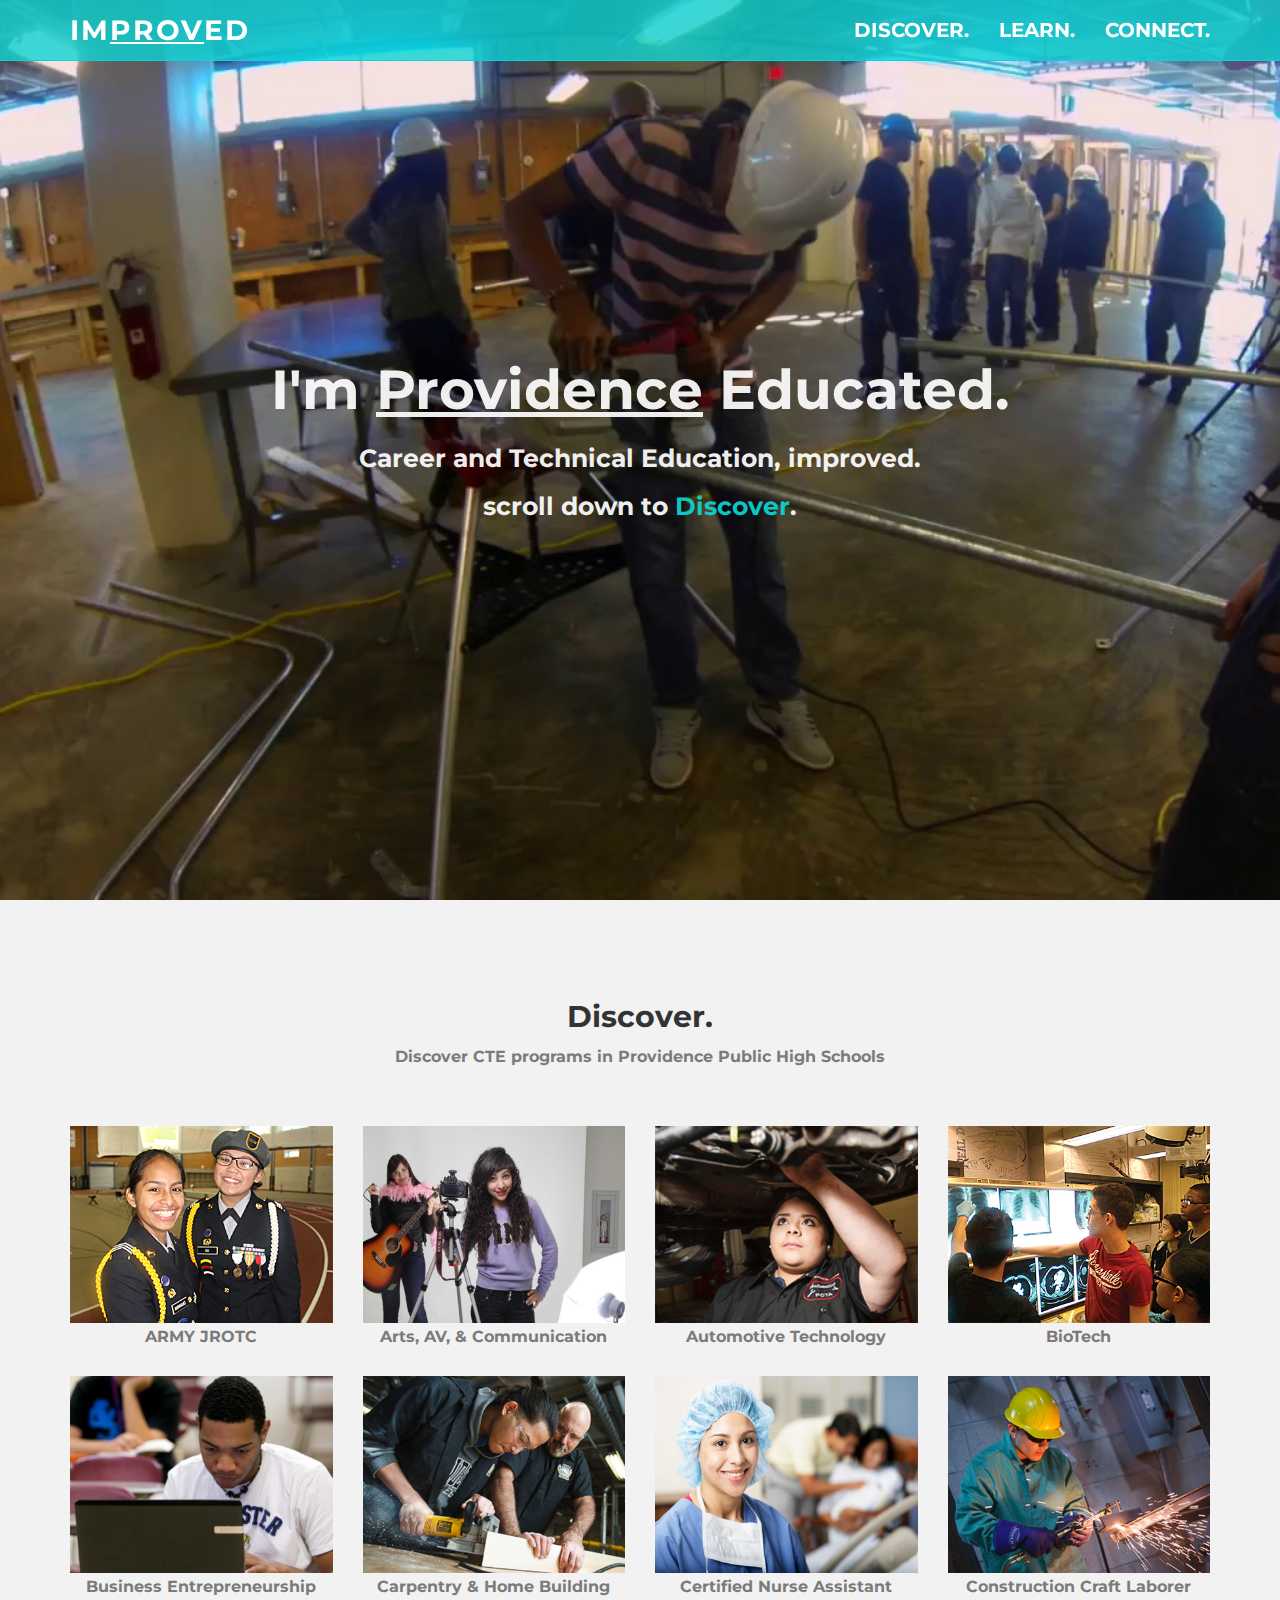
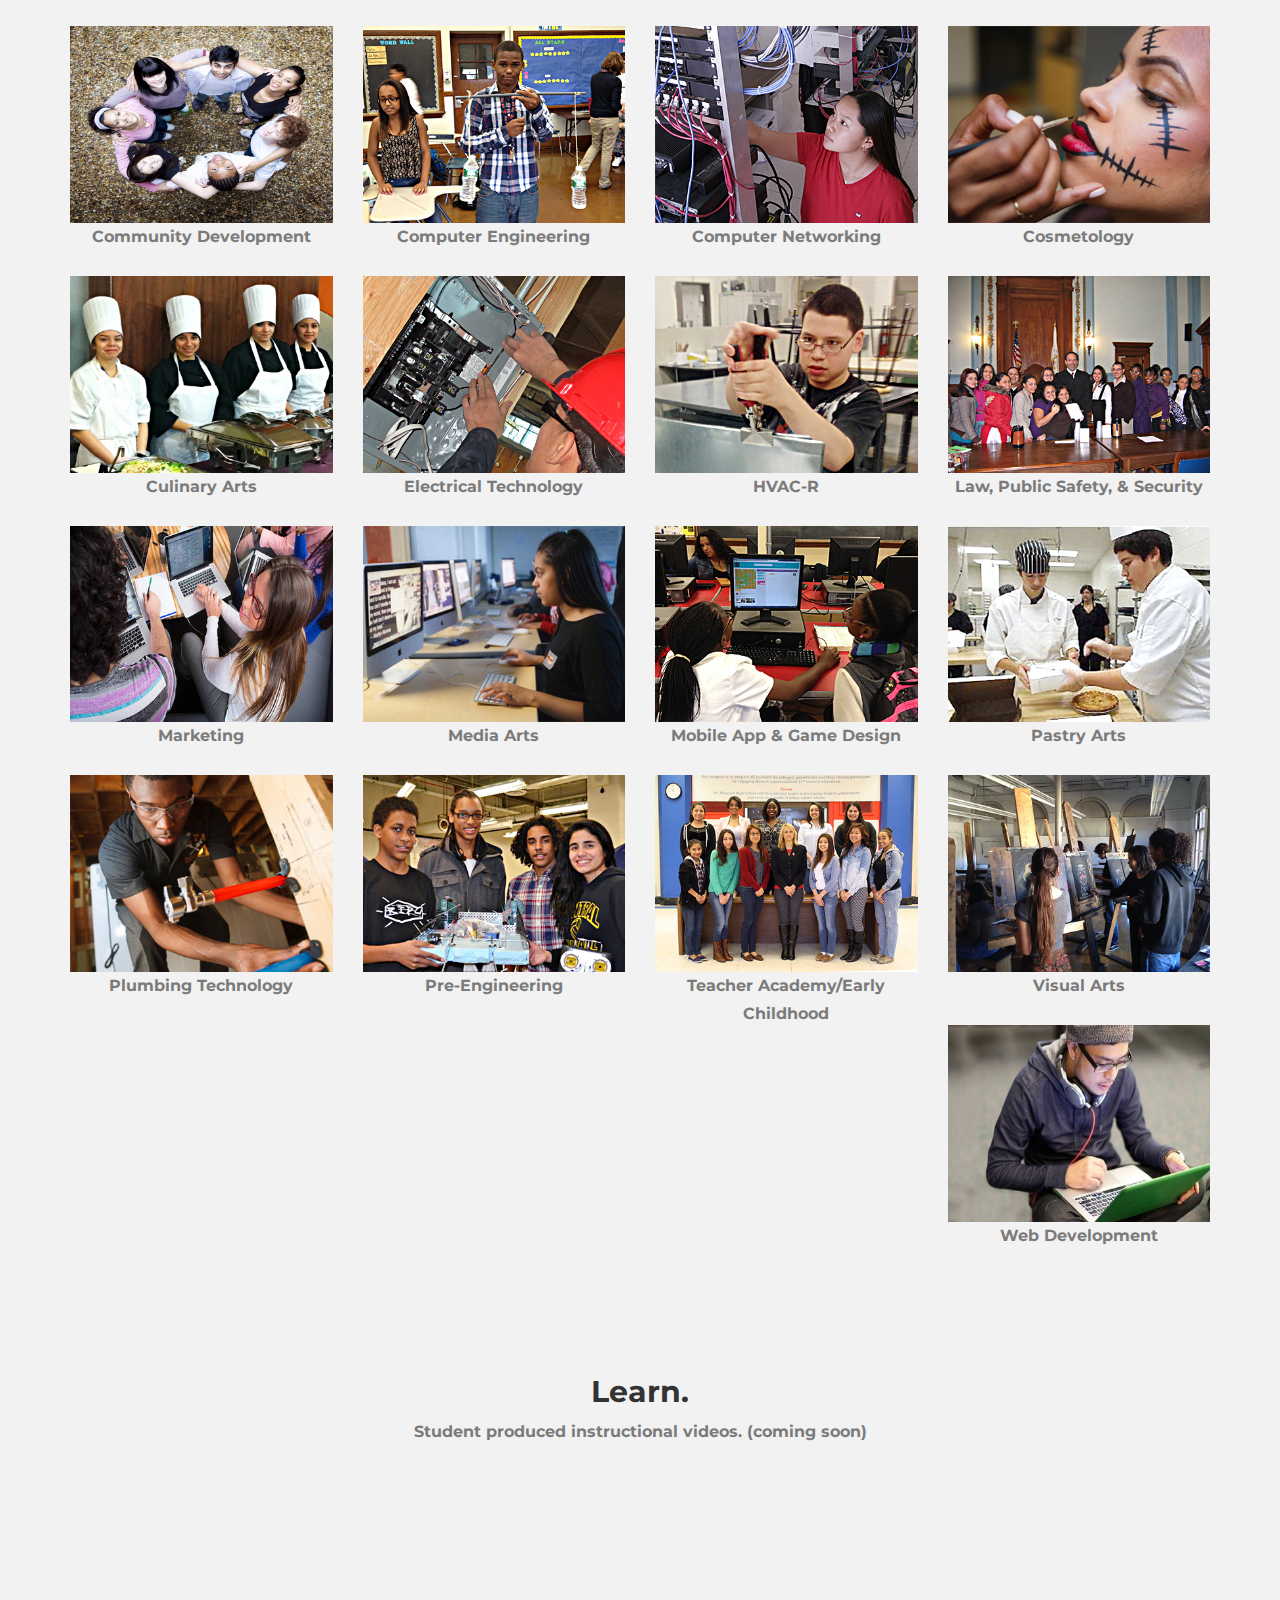
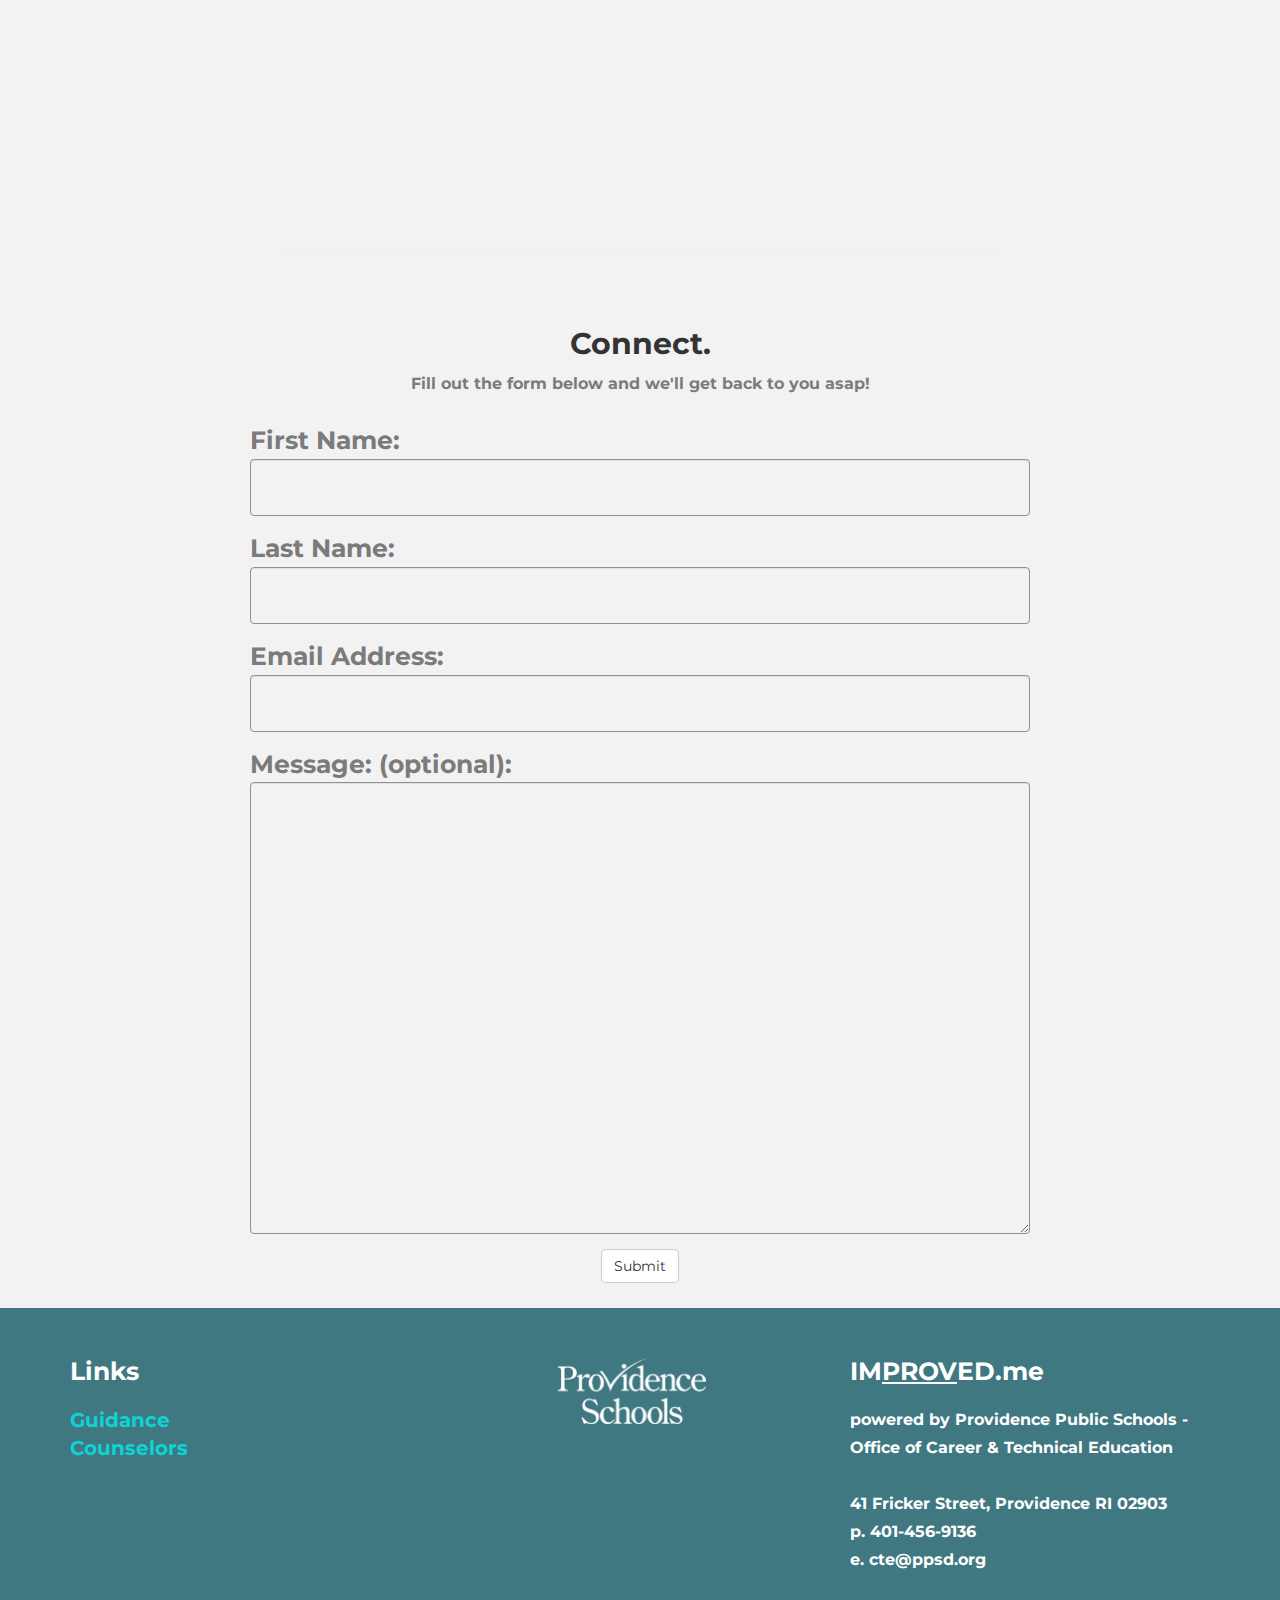
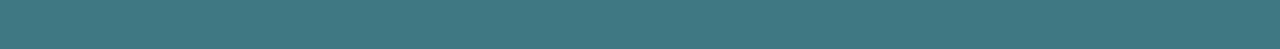
<file: index.html>
<!DOCTYPE html>
<html lang="en">
  <head>
    <meta charset="utf-8">
    <meta http-equiv="X-UA-Compatible" content="IE=edge">
    <meta name="viewport" content="width=device-width, initial-scale=1.0">
    <meta name="description" content="">
    <meta name="author" content="">
    <link rel="shortcut icon" href="../../docs-assets/ico/favicon.png">

    <title>IMPROVED</title>

    <!-- Bootstrap core CSS -->
    <link href="assets/css/bootstrap.css" rel="stylesheet">
      

    <!-- Custom styles for this template -->
    <link  rel="stylesheet" href="assets/css/main.css">
      
       <!--Wistia CSS -->
      <link rel="stylesheet" href="assets/css/application.css">

     <script src="https://code.jquery.com/jquery-1.10.2.min.js"></script> 
    <script src="assets/js/hover.zoom.js"></script>
    <script src="assets/js/hover.zoom.conf.js"></script>
      
      <!-- Heap-->
        <script type="text/javascript">
  window.heap=window.heap||[],heap.load=function(t,e){window.heap.appid=t,window.heap.config=e;var a=document.createElement("script");a.type="text/javascript",a.async=!0,a.src=("https:"===document.location.protocol?"https:":"http:")+"//cdn.heapanalytics.com/js/heap-"+t+".js";var n=document.getElementsByTagName("script")[0];n.parentNode.insertBefore(a,n);for(var o=function(t){return function(){heap.push([t].concat(Array.prototype.slice.call(arguments,0)))}},p=["clearEventProperties","identify","setEventProperties","track","unsetEventProperty"],c=0;c<p.length;c++)heap[p[c]]=o(p[c])};
  heap.load("4148019891");
</script>   
      
      
      <!--GOOGLE Translate-->
      
      <meta name="google-translate-customization" content="575650ee2cf48cfe-a6333d6f68d754ff-g0348cca2abee7531-f"></meta>

    

    <!-- HTML5 shim and Respond.js IE8 support of HTML5 elements and media queries -->
    <!--[if lt IE 9]>
      <script src="https://oss.maxcdn.com/libs/html5shiv/3.7.0/html5shiv.js"></script>
      <script src="https://oss.maxcdn.com/libs/respond.js/1.3.0/respond.min.js"></script>
    <![endif]-->
  </head>

  <body class="hello">

    <!-- Static navbar -->
    <div class="navbar navbar-inverse navbar-fixed-top" role="navigation">
      <div class="container">
        <div class="navbar-header">
          <button type="button" class="navbar-toggle" data-toggle="collapse" data-target=".navbar-collapse">
            <span class="icon-bar"></span>
            <span class="icon-bar"></span>
            <span class="icon-bar"></span>
          </button>
            <a class="navbar-brand" href="index.html" >IM<u>PROV</u>ED</a>
            
        </div>
        <div class="navbar-collapse collapse">
          <ul class="nav navbar-nav navbar-right" id="top-menu">
            <li><a href="#foo">Discover.</a></li>
            <li><a href="#bar">Learn.</a></li>
            <li><a href="#baz">Connect.</a></li>   
          </ul>
        </div><!--/.nav-collapse -->
      </div>
    </div>
                           
                         
      <div id="video_container">
    <div id="text">
      <div id="actions">
         <div class="container">
			<div class="row">
				<div class="col-lg-8 col-lg-offset-2 centered">
                    <h1>I'm <u>Providence</u> Educated.</h1>
					<h3>Career and Technical Education, improved. </h3>
					<h3>scroll down to <a href="#">Discover</a>. </h3>
                    
				
				</div><!-- /col-lg-8 -->
			<!--</div><!-- /row -->
	    </div> <!-- /container -->
     
    </div>
      </div>
    </div>
    <div id="cover_all"></div>
    <div id="main-image"></div>
    <div id="wistia_4x48zyj680" class="wistia_embed backgroundVideo" style="width:920px;height:518px;"></div>
    <div id="ex"><img src="assets/img/ex.svg" width="23" height="23" /></div>
  </div>  
       
       

                                                         

	
	<!-- +++++ Projects Section +++++ -->
	
	<div class="container pt" >
		<div class="row mt centered" id="foo">
            <div class="page-header" id="section-header">
                    <h2>Discover.</h2>
                    <p>Discover CTE programs in Providence Public High Schools</p>
            </div>
             
            
            <!-- ++++++TESTING+++++++++ --> 
            
            
            
            
            
            
            
        
     <!-- ++++++TESTING+++++++++ -->       
            <div class="col-lg-3">
                
                <a class="zoom blue" data-toggle="modal" data-target="#modal-14"><img class="img-responsive" src="assets/img/program_photos/14NOV14%20PCTA%20Drill%20Competition.jpg" alt="ARMY JROTC"></a>

                    <div class="modal fade" id="modal-14" tabindex="-1" role="dialog">
                        <div class="modal-dialog modal-lg">
                            <div class="modal-content">
                                <div class="modal-header">
                                    <h4 class="modal-title">ARMY JROTC @Hope High School</h4>
                                </div>
                                    <div class= "modal-video">
                                      <iframe src="//fast.wistia.net/embed/iframe/0phasj803n?videoFoam=true" allowtransparency="true" frameborder="0" scrolling="no" class="wistia_embed" name="wistia_embed" allowfullscreen mozallowfullscreen webkitallowfullscreen oallowfullscreen msallowfullscreen width="640" height="360"></iframe><script src="//fast.wistia.net/assets/external/iframe-api-v1.js"></script>
                                        </div>
                                  
                                <div class="modal-body">
                                    <br>
                                   <h2 id="are-you-a-leader?">Are you a leader?</h2>
<p><strong>“Motivating young people to be better citizens.”</strong> Students who choose to participate in Army JROTC will receive a four-year, sequential program of instruction that emphasizes academic preparation, citizenship, leadership, character development, service to the community and the scope and nature of the Army. </p><p>Students will develop personal responsibility a sense of accomplishment, while instilling in them self-esteem, teamwork, and self-discipline. These classes prepare high school students for responsible leadership roles while making them aware of their rights, responsibilities, and privileges as American citizens. <em>JROTC does not recruit for the services; we do not teach combat skills.</em></p>
<h2 id="internship-opportunities">Internship Opportunities</h2>
<ul id='draft_check_box_list_0' ><li>Leadership Position </li><li>Shadowing</li></ul>
<h2 id="student-organizations/clubs">Student Organizations/Clubs</h2>
<ul id='draft_check_box_list_1' ><li>Academic Challenge Team</li><li>Fitness Adventure Training (NOT combat skills)</li><li>Cadet Chorus &amp; Drum Corps</li><li>Community Color Guard</li><li><a href="http://www.usarmyjrotc.com/home/xtesting/cocurricular-drill-and-rifle-competitions"target="_blank">Precision Drill and Rifle Team</a> - dummy rifles</li></ul>
<h2 id="earn-upon-completion">Earn Upon Completion</h2>
<ul id='draft_check_box_list_2' ><li>Merit-based promotions to advanced Cadet ranks throughout 4 years; includes awards &amp; uniforms</li><li>Leadership credit if enlisting in the military (optional, not part of program)</li><li>Documented leadership and teamwork experience</li><li>Certificate of Completion JROTC Program upon graduation </li></ul>
<h2 id="post-secondary-options">Post-Secondary Options</h2>

<h4 id="certification-programs">Certification Programs</h4>
<ul id='draft_check_box_list_3' ><li><a href="http://www.goarmy.com/rotc/college-students.html"target="_blank">Senior ROTC</a>– for those interested in becoming an Army Officer following college</li></ul>
<h4 id="community-college-or-proprietary-programs">Community College or Proprietary Programs</h4>
<ul id='draft_check_box_list_4' ><li><a href="http://www.ccri.edu/catalog/pdfs/stuserv.pdf"target="_blank">Community College of Rhode Island</a>
Increased Leadership, Fitness, Planning and Staff Developmental Programs</li></ul>
<h4 id="four-year-colleges-and-universities">Four-Year Colleges and Universities</h4>
<ul id='draft_check_box_list_5' ><li><a href="http://www.providence.edu/academics/Pages/military-science.aspx"target="_blank">Providence College</a></li><li><a href="http://www.ric.edu/rotc/"target="_blank">Rhode Island College</a></li><li><a href="http://web.uri.edu/catalog/military-science-and-leadership-army-rotc/"target="_blank">University of Rhode Island</a></li></ul>
<h2 id="career-options">Career Options</h2>

<h4 id="entry-level">Entry Level</h4>
<ul id='draft_check_box_list_6' ><li><a href="http://www.goarmy.com/careers-and-jobs/enlisted-soldier.html"target="_blank">Military Service-Enlisted</a></li></ul>
<h4 id="after-post-secondary-education">After  Post-Secondary Education</h4>
<ul id='draft_check_box_list_7' ><li><a href="http://www.goarmy.com/careers-and-jobs/army-civilian-careers.html"target="_blank">Military Service-Officer</a>
Career Civilian Service Employee(federal or state) </li><li>Professions such as healthcare, politics, government, engineering, teaching, law, and emergency management. </li></ul>
                                </div>

                                <div class="modal-footer">
                                    <a href="#" class= "btn btn-default" data-dismiss="modal">close</a>
                                </div>
                            </div>
                        </div>
                    </div>
                <p>ARMY JROTC</p>    
            </div>
                
                
                <div class="col-lg-3">
                
                <a class="zoom blue" data-toggle="modal" data-target="#modal-25"><img class="img-responsive" src="assets/img/program_photos/rsz_artav-technology-comm-2-2-1000x666.jpg" alt="ARTs AV"> </a>

                    <div class="modal fade" id="modal-25" tabindex="-1" role="dialog">
                        <div class="modal-dialog modal-lg">
                            <div class="modal-content">
                                <div class="modal-header">
                                    <h4 class="modal-title">Arts, Audio/Visual, & Communications @ECubed</h4>
                                </div>
                                <div class= "modal-video">
                                    
            
                                        </div>
                                    <br>
                                
                                  <h2> coming soon...</h2>

                                <div class="modal-footer">
                                    <a href="#" class= "btn btn-default" data-dismiss="modal">close</a>
                                </div>
                            </div>
                        </div>
                    </div>
                <p>Arts, AV, & Communication </p>    
            </div>
                
                
            <div class="col-lg-3">
                
                <a class="zoom blue" data-toggle="modal" data-target="#modal-1"><img class="img-responsive" src="assets/img/program_photos/AUTO%20PCTA.jpg" alt="Automotive"> </a>

                    <div class="modal fade" id="modal-1" tabindex="-1" role="dialog">
                        <div class="modal-dialog modal-lg">
                            <div class="modal-content">
                                <div class="modal-header">
                                    <h4 class="modal-title">Automotive Technology @PCTA</h4>
                                </div>
                                <div class= "modal-video">
                                      <iframe src="//fast.wistia.net/embed/iframe/7rci7oo3rx?videoFoam=true" allowtransparency="true" frameborder="0" scrolling="no" class="wistia_embed" name="wistia_embed" allowfullscreen mozallowfullscreen webkitallowfullscreen oallowfullscreen msallowfullscreen width="640" height="360"></iframe><script src="//fast.wistia.net/assets/external/iframe-api-v1.js"></script>
                                        </div>
 
                                <div class="modal-body">
                                    <div class= "modal-video">
            
                                        </div>
                                    <br>
                                    <h2 id="ever-wonder-what-skills-a-lexus-or-mercedes-benz-technician-needs?">Ever wonder what skills a Lexus or Mercedes Benz technician needs?</h2>
<p>Students who choose a high school major in Automotive Technology will learn the skills necessary for AUTOMOTIVE SERVICE TECHNICIAN and will earn STUDENT AUTOMOTIVE SERVICE EXCELLENCE CERTIFICATIONS in: Engine Repair Systems, Transmission Repair Systems, Braking Systems, Alignment Systems, Refrigeration Systems, and Electrical Systems. Practical application of learning occurs in real-world situations in a real automotive lab.</p>
<h2 id="work-readiness-opportunities">Work Readiness Opportunities</h2>
<ul id='draft_check_box_list_0' ><li>Work Place Internships</li><li>Job Shadowing</li><li>School-Based Enterprise</li><li>Service Learning</li></ul>
<h2 id="student-organizations/clubs">Student Organizations/Clubs</h2>
<ul id='draft_check_box_list_1' ><li><a href="http://www.skillsusa.org/"target="_blank">Skills USA</a></li></ul>
<h2 id="earn-upon-completion">Earn Upon Completion</h2>
<ul id='draft_check_box_list_3' ><li>College Credits</p>
<ul id='draft_check_box_list_2' ><li>Central Maine Community College</li><li>New England Tech</li></ul>
</li><li><a href="http://www.osha.gov/dte/index.html"target="_blank">OSHA</a> &amp; <a href="http://www.sp2.org/site/"target="_blank">SP2</a> Safety Certification</li><li><a href="http://https://www.ase.com/Landing-Pages/Students-Teachers/ASE-Student-Certification.aspxMACS"target="_blank">Automotive Service Excellence Certifications</a></li><li><a href="http://epatest.com/609/CAIS"target="_blank">Refrigerant Certification 609</a></li><li><a href="http://www.alldata.com/"target="_blank">All Data Service Certification</a></li><li>Valvoline Oil Certification</li></ul>
<h2 id="post-secondary-options">Post-Secondary Options</h2>

<h4 id="certification-programs">Certification Programs</h4>
<ul id='draft_check_box_list_4' ><li><a href="http://https://www.ase.com/Tests/ASE-Certification-Tests.aspx"target="_blank">Automotive Service Excellence (ASE)</a></li></ul>
<h4 id="community-college-or-proprietary-programs">Community College or Proprietary Programs</h4>
<ul id='draft_check_box_list_5' ><li>Central Maine Community College</li><li>New England Tech</li><li>Universal Tech</li><li>MTTI</li><li>Lincoln Tech</li></ul>
<h4 id="four-year-colleges-and-universities">Four-Year Colleges and Universities</h4>
<ul id='draft_check_box_list_6' ><li><a href="http://www.ric.edu/"target="_blank">Rhode Island College</a></li><li><a href="http://ww2.uri.edu/"target="_blank">University of Rhode Island</a></li><li><a href="http://www.neit.edu/Programs/Bachelors-Degree-Programs/Business-Management"target="_blank">Business Management B.S.</a></li></ul>
<h2 id="career-options">Career Options</h2>

<h4 id="entry-level">Entry Level</h4>
<ul id='draft_check_box_list_7' ><li>Rapid Service Technician</li><li><a href="http://www.onetonline.org/link/summary/49-3022.00"target="_blank">Automotive Glass Installer</a></li><li><a href="http://www.onetonline.org/link/summary/49-3021.00"target="_blank">Automotive Body Repairer</a></li><li>Tire &amp; Wheel Specialists</li></ul>
<h4 id="after-post-secondary-education">After  Post-Secondary Education</h4>
<ul id='draft_check_box_list_8' ><li><a href="http://www.onetonline.org/find/match/3/49-3023.00?s=automotive"target="_blank">Automotive Service Technician</a></li><li><a href="http://www.onetonline.org/link/summary/49-3023.02">Automotive Specialty Technicians</a></li><li><a href="http://www.onetonline.org/link/summary/49-9041.00"target="_blank">Industrial Equipment Mechanic</a></li><li><a href="http://www.onetonline.org/link/summary/17-3021.00"target="_blank">Aerospace Engineering &amp; Operations Technician</a></li><li><a href="http://www.onetonline.org/link/summary/49-3011.00"target="_blank">Aircraft Mechanic &amp; Service Technician</a></li><li><a href="http://www.onetonline.org/link/summary/49-3023.01"target="_blank">Automotive Master Mechanic</a></li><li><a href="http://www.onetonline.org/link/summary/17-3027.01"target="_blank">Automotive Engineering Technician</a></li><li><a href="http://www.onetonline.org/link/summary/49-3031.00Diesel"target="_blank">Bus &amp; Truck Mechanics &amp;  Diesel Engine Specialists</a></li><li>Service Manager</li><li>Luxury Car Technician</li><li><a href="http://www.onetonline.org/find/career?c=16&amp;g=Go"target="_blank">Additional Occupations</a></li></ul>
                                </div>

                                <div class="modal-footer">
                                    <a href="#" class= "btn btn-default" data-dismiss="modal">close</a>
                                </div>
                            </div>
                        </div>
                    </div>
                <p>Automotive Technology</p>    
            </div>
        
                <div class="col-lg-3">
                
                <a class="zoom blue" data-toggle="modal" data-target="#modal-2"><img class="img-responsive" src="assets/img/program_photos/BIOMED%20JSEC.jpg" alt="BioTech"> </a>

                    <div class="modal fade" id="modal-2" tabindex="-1" role="dialog">
                        <div class="modal-dialog modal-lg">
                            <div class="modal-content">
                                <div class="modal-header">
                                    <h4 class="modal-title">BioTech @Sanchez</h4>
                                </div>
                                
 
                                <div class="modal-body">
                                    <div class="modal-image">
                                    <img class="img-responsive" src="assets/img/program_photos/BIOMED%20JSEC.jpg" alt="BioTech"></img></div> <br>
                                    <h2 id="do-you-like-science-and-solving-problems?">Do you like science and solving problems?</h2>
<p>Students who choose a high school major in Health Careers and Biotechnology will learn about the medical industry, and specialize study in bioinformatics, genetics and disease; develop solutions to real world issues; and learn lab techniques common to college lab sciences and industry. </p><p>Biotechnology and its applications focus on how the modification of living organisms can be used to solve the world’s crises--food shortages and malnutrition, discovering new cures for myriad diseases, and increasing natural resources.</p>
<h2 id="work-readiness-opportunities">Work Readiness Opportunities</h2>
<ul id='draft_check_box_list_0' ><li>Work Place Internships</li><li>Job Shadowing</li><li>School-Based Enterprise</li><li>Service Learning</li><li>Multiple Workshops off-site</li></ul>
<h2 id="student-organizations/clubs">Student Organizations/Clubs</h2>
<ul id='draft_check_box_list_1' ><li><a href="http://www.skillsusa.org/"target="_blank">Skills USA</a></li><li><a href="http://https://www.juniorachievement.org/web/ja-usa/home"target="_blank">Junior Achievement</a></li><li><a href="http://www.mypasa.org"target="_blank">PASA</a> and <a href="http://elo.hubprov.com/"target="_blank">ELO&#39;s</a></li><li>Principal Leadership Program</li><li>Urban debate League</li></ul>
<h2 id="earn-upon-completion">Earn Upon Completion</h2>
<ul id='draft_check_box_list_2' ><li>Up to 9 credits in Science College Credit / BIO 190:Issues in Biotechnology at <a href="http://www.uri.edu/"target="_blank">University of Rhode Island</a></li><li><a href="http://https://www.osha.gov/dte/index.html"target="_blank">OSHA</a>, <a href="http://www.redcross.org/take-a-class/program-highlights/cpr-first-aid"target="_blank">First Aid</a>, CPR and AED Certification</li><li><a href="http://https://www.juniorachievement.org/web/ja-usa/ja-programs?p_p_id=56_INSTANCE_abcd&amp;p_p_lifecycle=0&amp;p_p_state=maximized&amp;p_p_mode=view&amp;p_p_col_id=ja-column-1&amp;p_p_col_count=2&amp;_56_INSTANCE_abcd_groupId=14516&amp;_56_INSTANCE_abcd_articleId=55620"target="_blank">Junior Achievement</a>:  Success Skills in the Workplace</li></ul>
<h2 id="post-secondary-options">Post-Secondary Options</h2>

<h4 id="certification-programs">Certification Programs</h4>
<ul id='draft_check_box_list_3' ><li><a href="http://www.ccri.edu/catalog/pdfs/biotech-ps.pdf" target="_blank">Biotechnology Certificate</a></li><li><a href="http://www.ccri.edu/dean-hrs/MRIC.pdf"target="_blank">Magnetic Resonance Imaging Certificate</a></li><li><a href="http://www.ccri.edu/dental/DAProgram.html"target="_blank">Dental Assisting Certification</a></li><li><a href="http://www.ccri.edu/alliedhealth/phlebotomy/"target="_blank">Phlebotomy Certificate</a></li></ul>
<h4 id="community-college-or-proprietary-programs"target="_blank">Community College or Proprietary Programs</h4>
<ul id='draft_check_box_list_4' ><li><a href="http://www.ccri.edu/"target="_blank">Community College of Rhode Island</a></li><li><a href="http://www.lincolnedu.com/campus/lincoln-ri"target="_blank">Lincoln Technical Institute</a></li></ul>
<h4 id="four-year-colleges-and-universities"target="_blank">Four-Year Colleges and Universities</h4>
<ul id='draft_check_box_list_7' ><li><a href="http://www.ric.edu/"target="_blank">Rhode Island College</a></p>

<ul id='draft_check_box_list_5' ><li><a href="http://www.ric.edu/biology/"target="_blank">Biology B.S.</a></li></ul>
</li><li><a href="http://ww2.uri.edu/"target="_blank">University of Rhode Island</a></p>

<ul id='draft_check_box_list_6' ><li><a href="http://egr.uri.edu/ele/undergrad/"target="_blank">Biomedical Engineering B.S.</a></li><li><a href="http://www.ric.edu/physicalSciences/index.phpMedical%20Technologist"target="_blank">Chemistry B.S.</a></li><li><a href="http://web.uri.edu/nursing"target="_blank">Nursing B.S.</a></li></ul>
</li></ul>
<h2 id="career-options"target="_blank">Career Options</h2>

<h4 id="entry-level">Entry Level</h4>
<ul id='draft_check_box_list_8' ><li><a href="http://www.onetonline.org/link/summary/31-1014.00"target="_blank">C.N.A.</a></li><li><a href="http://www.onetonline.org/link/summary/19-4021.00"target="_blank">Entry Level Bio-Tech Positions</a></li><li><a href="http://www.onetonline.org/link/summary/43-3021.00"target="_blank">Medical Billing and Coding/Office</a></li><li><a href="http://www.onetonline.org/link/summary/29-2012.00"target="_blank">Medical and Clinical Laboratory Technicians</a></li><li><a href="http://www.onetonline.org/link/summary/31-9011.00"target="_blank">Massage Therapist</a></li><li><a href="http://www.onetonline.org/link/summary/31-9092.00"target="_blank">Medical Assistant</a></li><li><a href="http://www.onetonline.org/link/summary/29-2052.00"target="_blank">Pharmacy Technician</a></li><li><a href="http://www.onetonline.org/link/summary/31-2021.00"target="_blank">Physical Therapy Assistant</a></li></ul>
<h4 id="after-post-secondary-education">After  Post-Secondary Education</h4>
<ul id='draft_check_box_list_9' ><li><a href="http://www.onetonline.org/link/summary/29-1061.00"target="_blank">Anesthesiologist</a></li><li><a href="http://www.onetonline.org/link/summary/17-2031.00"target="_blank">Biomedical Engineer</a></li><li><a href="http://www.onetonline.org/link/summary/29-2031.00"target="_blank">Cardiovascular Technologist</a></li><li><a href="http://www.onetonline.org/link/summary/29-2011.01"target="_blank">Cytogenetic Technologists</a></li><li><a href="http://www.onetonline.org/link/summary/29-2021.00"target="_blank">Dental Hygienist</a></li><li><a href="http://www.onetonline.org/link/summary/29-2032.00"target="_blank">Diagnostic Medical Sonographers</a></li><li><a href="http://www.onetonline.org/link/summary/29-2011.03"target="_blank">Histotechnologists</a></li><li><a href="http://www.onetonline.org/link/summary/31-2011.00"target="_blank">Occupational Therapy Assistants</a></li><li><a href="http://www.onetonline.org/link/summary/29-1069.07"target="_blank">Pathologist</a></li><li><a href="http://www.onetonline.org/link/summary/29-1071.00"target="_blank">Physician Assistant</a></li><li><a href="http://www.onetonline.org/link/summary/29-1051.00"target="_blank">Pharmacist</a></li><li><a href="http://www.onetonline.org/link/summary/29-1124.00"target="_blank">Radiation Therapist</a></li><li><a href="http://www.onetonline.org/link/summary/29-1069.10"target="_blank">Radiologist</a></li><li><a href="http://www.onetonline.org/link/summary/29-1141.00"target="_blank">Registered Nurse</a></li><li><a href="http://www.onetonline.org/link/summary/29-2055.00"target="_blank">Surgical Technologist</a></li><li><a href="http://www.onetonline.org/link/summary/29-2056.00"target="_blank">Veterinary Technologists</a></li></ul>

                                <div class="modal-footer">
                                    <a href="#" class= "btn btn-default" data-dismiss="modal">close</a>
                                </div>
                            </div>
                        </div>
                    </div>
                </div> 
        <p>BioTech</p>    
            
        </div>
          
            
             <div class="col-lg-3">
                
                <a class="zoom blue" data-toggle="modal" data-target="#modal-3"><img class="img-responsive" src="assets/img/program_photos/bus.entre.jpg" alt="Business Entrepreneurship" </a>

                    <div class="modal fade" id="modal-3" tabindex="-1" role="dialog">
                        <div class="modal-dialog modal-lg">
                            <div class="modal-content">
                                <div class="modal-header">
                                    <h4 class="modal-title">Business Entrepreneurship @Central</h4>
                                </div>
 
                                <div class="modal-body">
                                  <div class="modal-image">
                                    <img class="img-responsive" src="assets/img/program_photos/bus.entre.jpg" alt="Business Entrepreneurship"></img></div> <br>
                                    
<h2 id="want-to-start-your-own-business?">Want to start your own business?</h2>
<p>Students who choose a high school major in Entrepreneurship learn the process of planning a business. Students choose a business idea and work individually and in a group to plan that business. By the end of the year the students have a complete business plan that can be taken to a bank in order to obtain a loan.  </p><p>Typing, speaking, writing, and other professional skills are incorporated into all business activities. Students can be found working in the store and behind the scenes, reading newspapers, doing presentations, conducting business meetings, working on the computer, or collaborating with their classmates.</p>
<h2 id="internship-opportunities">Internship Opportunities</h2>
<ul id='draft_check_box_list_0' ><li>Academy Internship</li><li>Job Shadowing</li><li>School-Based Enterprise</li><li>Service Learning</li><li>Concurrent College Enrollment</li></ul>
<h2 id="student-organizations">Student Organizations</h2>
<ul id='draft_check_box_list_1' ><li><a href="http://www.skillsusa.org/"target="_blank">Skills USA</a></li></ul>
<h2 id="earn-upon-completion">Earn Upon Completion</h2>
<ul id='draft_check_box_list_2' ><li><a href="http://www.microsoft.com/learning/en-us/mos-certification.aspx"target="_blank">Microsoft Office Certification</a></li></ul>
<h2 id="post-secondary-options">Post-Secondary Options</h2>

<h4 id="certification-programs">Certification Programs</h4>
<ul id='draft_check_box_list_3' ><li><a href="http://businesscertifications.org/"target="_blank">Certifications</a></li></ul>
<h4 id="community-college-or-proprietary-programs">Community College or Proprietary Programs</h4>
<ul id='draft_check_box_list_4' ><li><a href="http://www.ccri.edu/businessadmin/"target="_blank">Community College of Rhode Island--Associate Degree Business Administration</a></li></ul>
<h4 id="four-year-college-and-university-programs">Four-Year College and University Programs</h4>
<ul id='draft_check_box_list_5' ><li><a href="http://www.bryant.edu/academics/colleges/college-of-business/"target="_blank">Bryant University--B.S. Business</a></li><li><a href="http://www.jwu.edu/college.aspx?id=19738"target="_blank">Johnson &amp; Wales University--B.S. Business</a></li><li><a href="http://www.neit.edu/Programs/Bachelors-Degree-Programs/Business-Management"target="_blank">New England Institute of Technology--B.S. Business Management</a></li><li><a href="http://www.providence.edu/business/Pages/default.aspx"target="_blank">Providence College--B.S. Business</a></li><li><a href="http://www.ric.edu/managementMarketing/index.php"target="_blank">Rhode Island College--B.S. Business Management</a></li><li><a href="http://www.rwu.edu/academics/schools-colleges"target="_blank">Roger Williams University--B.S. Business</a></li><li><a href="http://www.salve.edu/undergraduate/business-studies-and-economics"target="_blank">Salve Regina University--B.S. Business Studies &amp; Economics</a></li><li><a href="http://web.uri.edu/business/undergraduate-programs/"target="_blank">University of Rhode Island--B.S. Business Management</a></li></ul>
<h2 id="career-options">Career Options</h2>

<h4 id="entry-level">Entry Level</h4>
<ul id='draft_check_box_list_6' ><li><a href="http://en.wikipedia.org/wiki/Startup_company"target="_blank">Startup Founder</a></li><li><a href="http://www.onetonline.org/link/summary/43-3021.00"target="_blank">Billing &amp; Posting Clerk</a></li><li><a href="http://www.onetonline.org/link/summary/43-9061.00"target="_blank">Office Clerk</a></li><li><a href="http://www.onetonline.org/link/summary/43-4171.00"target="_blank">Receptionist</a></li><li><a href="http://www.onetonline.org/link/summary/43-5071.00"target="_blank">Shipping, Receiving &amp; Traffic Clerk</a></li><li><a href="http://www.onetonline.org/link/summary/43-3021.01"target="_blank">Statement Clerk</a></li></ul>
<h4 id="after-post-secondary-education">After Post-Secondary Education</h4>
<ul id='draft_check_box_list_7' ><li><a href="http://www.onetonline.org/link/summary/13-2011.01"target="_blank">Accountant</a></li><li><a href="http://www.onetonline.org/link/summary/11-9199.02"target="_blank">Compliance Manager</a></li><li><a href="http://www.onetonline.org/link/summary/43-6011.00"target="_blank">Executive Secretary &amp; Administrative Assistant</a></li><li><a href="http://www.onetonline.org/link/summary/13-1071.00"target="_blank">Human Resource Specialist</a></li><li><a href="http://www.onetonline.org/link/summary/11-2021.00"target="_blank">Marketing Manager</a></li><li><a href="http://www.onetonline.org/find/career?c=4&amp;g=Go"target="_blank">Additional Occupations</a></li></ul>

                                <div class="modal-footer">
                                    <a href="#" class= "btn btn-default" data-dismiss="modal">close</a>
                                </div>
                            </div>
                        </div>
                    </div>
                </div>
            <p>Business Entrepreneurship</p>    
            
        </div>
                 
                
             <div class="col-lg-3">
                
                <a class="zoom blue" data-toggle="modal" data-target="#modal-4"><img class="img-responsive" src="assets/img/program_photos/CARPENTRY%202.jpg" alt="Carpentry"> </a>

                    <div class="modal fade" id="modal-4" tabindex="-1" role="dialog">
                        <div class="modal-dialog modal-lg">
                            <div class="modal-content">
                                <div class="modal-header">
                                    <h4 class="modal-title">Carpentry & Home Building @PCTA</h4>
                                </div>
 
                                <div class="modal-body">
                                    <div class="modal-image">
                                    <img class="img-responsive" src="assets/img/program_photos/CARPENTRY%202.jpg" alt="Carpentry"></img></div> <br>
                                    <h2 id="want-to-design-&amp;-build-your-own-home?">Want to design &amp; build your own home?</h2>
<p>Students who choose a high school major in Construction Technology will learn how to design and build high performing energy efficient homes and commercial buildings. 
Skills include personal and workplace safety, use of hand and power hand tools and equipment, carpentry, Green building awareness, 3D modeling and blueprint reading, interior and exterior finish, project estimating, and job site safety procedures.</p>
<h2 id="internship-opportunities">Internship Opportunities</h2>
<ul id='draft_check_box_list_0' ><li>Academy Internship</li><li>Job Shadowing</li><li>School-Based Enterprise</li><li>Service Learning</li></ul>
<h2 id="student-organizations/clubs">Student Organizations/Clubs</h2>
<ul id='draft_check_box_list_1' ><li><a href="http://www.skillsusa.org/"target="_blank">Skills USA</a></li></ul>
<h2 id="earn-upon-completion">Earn Upon Completion</h2>
<ul id='draft_check_box_list_3' ><li>College Credit</p>

<ul id='draft_check_box_list_2' ><li><a href="http://www.neit.edu/"target="_blank">New England Institute of Technology</a></li></ul>
</li><li>NCCER (3)</li><li><a href="http://www.neit.edu/"target="_blank">NCCER Core and Level 1 &amp; 2 Certifications</a></li><li><a href="http://https://www.osha.gov/dte/index.html"target="_blank">OSHA 10 Certification</a></li><li><a href="http://www.sp2.org/site/"target="_blank">SP2 Certification</a></li><li>Documented workplace experience</li></ul>
<h2 id="post-secondary-options">Post-Secondary Options</h2>

<h4 id="certification-programs">Certification Programs</h4>
<ul id='draft_check_box_list_4' ><li><a href="http://www.nccer.org/carpentry?pID=105"target="_blank">NCCER certifications</a></li><li><a href="http://www.mtti.edu/Programs/BuildingPropertyTradesTechnician/tabid/193/Default.aspx"target="_blank">MTTI</a></li></ul>
<h4 id="community-college-or-proprietary-programs">Community College or Proprietary Programs</h4>
<ul id='draft_check_box_list_6' ><li><a href="http://www.neit.edu/Programs/Associate-Degree-Programs/Building-Technologies/Building-Construction-Cabinetmaking"target="_blank">New England Tech—Associate Degree</a></p>

<ul id='draft_check_box_list_5' ><li>Building Construction and Cabinetmaking</li><li>Building Construction and Design</li></ul>
</li><li><a href="http://https://ribuilders.org/members/apprenticeship-program/"target="_blank">Apprentice Programs</a></li></ul>
<h4 id="four-year-colleges-and-universities">Four-Year Colleges and Universities</h4>
<ul id='draft_check_box_list_7' ><li><a href="http://www.neit.edu/Programs/Bachelors-Degree-Programs/Architectural-Building-Engineering"target="_blank">New England Institute of Technology</a>
—B.S. Architectural Building Engineering Technology</li></ul>
<h2 id="career-options">Career Options</h2>

<h4 id="entry-level">Entry Level</h4>
<ul id='draft_check_box_list_8' ><li><a href="http://www.onetonline.org/link/summary/47-3012.00"target="_blank">Carpenter Helper</a></li><li><a href="http://www.onetonline.org/link/summary/47-3019.00"target="_blank">Construction Helper</a></li><li>Apprentice</li></ul>
<h4 id="after-post-secondary-education">After  Post-Secondary Education</h4>
<ul id='draft_check_box_list_9' ><li><a href="http://www.onetonline.org/link/summary/17-3011.01"target="_blank">Architectural Drafter</a></li><li><a href="http://www.onetonline.org/link/summary/11-9041.00"target="_blank">Architectural Manager</a></li><li><a href="http://www.onetonline.org/link/summary/47-2031.00"target="_blank">Carpenter</a></li><li><a href="http://www.onetonline.org/link/summary/47-4011.00"target="_blank">Construction &amp; Building Inspectors</a></li><li><a href="http://www.onetonline.org/link/summary/47-2031.01"target="_blank">Construction Carpenter</a></li><li><a href="http://www.onetonline.org/link/summary/11-9021.00"target="_blank">Construction Manager</a></li><li><a href="http://www.onetonline.org/find/career?c=2&amp;g=Go"target="_blank">Additional Occupations</a></li></ul>
                                </div>

                                <div class="modal-footer">
                                    <a href="#" class= "btn btn-default" data-dismiss="modal">close</a>
                                </div>
                            </div>
                        </div>
                    </div>
                <p>Carpentry & Home Building</p>    
            
                </div>
            
             <div class="col-lg-3">
                
                <a class="zoom blue" data-toggle="modal" data-target="#modal-5"><img class="img-responsive" src="assets/img/program_photos/rsz_1online-nursing-degrees.jpg" alt="nurse"> </a>

                    <div class="modal fade" id="modal-5" tabindex="-1" role="dialog">
                        <div class="modal-dialog modal-lg">
                            <div class="modal-content">
                                <div class="modal-header">
                                    <h4 class="modal-title">Certified Nurse Assistant @ACE</h4>
                                </div>
 
                                <div class="modal-body">
                                    <div class="modal-image">
                                    <img class="img-responsive" src="assets/img/program_photos/rsz_1online-nursing-degrees.jpg" alt="Nurse"></img></div> <br>
                                    <h2 id="do-you-like-helping-others?">Do you like helping others?</h2>
<p>Students who choose this major in high school will learn emergency and direct patient care. Through laboratory and hands-on clinical instruction, students who complete the program are eligible to take the Certified Nurse Assistant Exam.</p>
<h2 id="work-readiness-opportunities">Work Readiness Opportunities</h2>
<ul id='draft_check_box_list_0' ><li>Academy Internship</li><li>Job Shadowing</li><li>School-Based Enterprise</li><li>Service Learning</li></ul>
<h2 id="student-organizations/clubs">Student Organizations/Clubs</h2>
<ul id='draft_check_box_list_1' ><li><a href="http://https://www.juniorachievement.org/web/ja-usa/home"target="_blank">Junior Achievement</a></li><li><a href="http://www.skillsusa.org/"target="_blank">Skills USA</a></li></ul>
<h2 id="earn-upon-completion">Earn Upon Completion</h2>
<ul id='draft_check_box_list_2' ><li><a href="http://https://www.osha.gov/dte/index.html"target="_blank">OSHA Certification</a></li><li><a href="http://www.nursingprograms.com/nursing-assistant-certificate"target="_blank">Nursing Assistant Certification</a></li><li>College Credit</li></ul>
<h2 id="post-secondary-options">Post-Secondary Options</h2>

<h4 id="certification-programs">Certification Programs</h4>
<ul id='draft_check_box_list_3' ><li><a href="http://www.nursingprograms.com/nursing-assistant-certificate"target="_blank">Nursing Assistant Certification</a></li><li><a href="http://nremt.org/"target="_blank">Emergency Medical Technicians</a></li><li><a href="http://www.neit.edu/Programs/Associate-Degree-Programs/Medical/Physical-Therapist-Assistant"target="_blank">Physical Therapy Assistant</a></li><li><a href="http://www.neit.edu/Programs/Associate-Degree-Programs/Medical/Electronic-Medical-Records"target="_blank">Electronic Medical Records Technology</a></li></ul>
<h4 id="community-college-or-proprietary-programs">Community College or Proprietary Programs</h4>
<ul id='draft_check_box_list_4' ><li>2-year Registered Nurse</li><li><a href="http://www.ccri.edu/nursing/"target="_blank">Community College of Rhode Island</a></li><li><a href="http://www.neit.edu/Programs/Associate-Degree-Programs/Medical/NursingRIC"target="_blank">New England Institute of Technology</a></li><li><a href="http://www.nursingri.com/"target="_blank">St. Joseph School of Nursing</a></li></ul>
<h4 id="four-year-colleges-and-universities">Four-Year Colleges and Universities</h4>
<ul id='draft_check_box_list_5' ><li>4 year registered nurse degree</li><li><a href="http://www.ric.edu/nursing/index.phpURI"target="_blank">Rhode Island College</a></li><li><a href="http://www.salve.edu/undergraduate/nursing"target="_blank">Salve Regina University</a></li><li><a href="http://web.uri.edu/nursing/"target="_blank">University of Rhode Island</a></li></ul>
<h2 id="career-options">Career Options</h2>

<h4 id="entry-level">Entry Level</h4>
<ul id='draft_check_box_list_6' ><li><a href="http://www.onetonline.org/link/summary/31-1014.00"target="_blank">Nursing Assistant</a></li><li><a href="http://www.onetonline.org/link/summary/29-2041.00"target="_blank">Emergency Medical Technicians and Paramedics</a></li><li><a href="http://www.onetonline.org/link/summary/31-9092.00"target="_blank">Medical Assistant</a></li><li><a href="http://www.onetonline.org/link/summary/31-1011.00"target="_blank">Home Health Aides</a></li></ul>
<h4 id="after-post-secondary-education"target="_blank">After  Post-Secondary Education</h4>
<ul id='draft_check_box_list_7' ><li><a href="http://www.onetonline.org/link/summary/29-2061.00"target="_blank">Licensed Practical and Licensed Vocational Nurses</a></li><li>2-year and 4-year  <a href="http://www.onetonline.org/link/summary/29-1141.00"target="_blank">Registered Nurse</a></li><li><a href="http://www.onetonline.org/link/summary/29-1141.03"target="_blank">Critical Care Nurse</a></li><li><a href="http://www.onetonline.org/link/summary/29-1141.02">Psychiatric Nurse</a></li><li><a href="http://www.onetonline.org/link/summary/29-1141.04"target="_blank">Clinical Nurse Specialist</a></li><li><a href="http://www.onetonline.org/link/summary/29-1141.04"target="_blank">Nurse Anesthetists</a></li><li><a href="http://www.onetonline.org/link/summary/29-1171.00"target="_blank">Nurse Practitioner</a></li><li><a href="http://www.onetonline.org/link/summary/29-1071.00"target="_blank">Physician Assistant</a></li><li><a href="http://www.onetonline.org/find/career?c=8&amp;g=Go"target="_blank">Additional Occupations</a></li></ul>

                                <div class="modal-footer">
                                    <a href="#" class= "btn btn-default" data-dismiss="modal">close</a>
                                </div>
                            </div>
                        </div>
                    </div>
                </div>
        <p>Certified Nurse Assistant</p>    
            
</div>
                 
                  <div class="col-lg-3">
                
                <a class="zoom blue" data-toggle="modal" data-target="#modal-6"><img class="img-responsive" src="assets/img/program_photos/GEN%20CON%20PCTA.jpg" alt="Gen Con"> </a>

                    <div class="modal fade" id="modal-6" tabindex="-1" role="dialog">
                        <div class="modal-dialog modal-lg">
                            <div class="modal-content">
                                <div class="modal-header">
                                    <h4 class="modal-title">Construction Craft Laborer @PCTA</h4>
                                </div>
                                <div class= "modal-video">
                                      <iframe src="//fast.wistia.net/embed/iframe/bu6kxintij?videoFoam=true" allowtransparency="true" frameborder="0" scrolling="no" class="wistia_embed" name="wistia_embed" allowfullscreen mozallowfullscreen webkitallowfullscreen oallowfullscreen msallowfullscreen width="640" height="360"></iframe><script src="//fast.wistia.net/assets/external/iframe-api-v1.js"></script>
                                        </div>
 
                                <div class="modal-body">
                                    
                                    <h2 id="do-you-like-working-with-your-hands?">Do you like working with your hands?</h2>
<p>Students who choose a high school major in General Construction Technology gain the skills needed for entry-level jobs in masonry, brick and block construction, and welding. Topics include safety issues of basic construction, shop measurement, fundamentals of concrete block, decorative brick and stone work and poured concrete work. Students will design, build and repair projects using many types of welding.</p>
<h2 id="internship-opportunities">Internship Opportunities</h2>
<ul id='draft_check_box_list_0' ><li>Academy Internship</li><li>Job Shadowing</li><li>School-Based Enterprise</li><li>Service Learning</li><li>Concurrent College Enrollment</li></ul>
<h2 id="student-organizations/clubs">Student Organizations/Clubs</h2>
<ul id='draft_check_box_list_1' ><li><a href="http://www.skillsusa.org/"target="_blank">Skills USA</a></li></ul>
<h2 id="earn-upon-completion">Earn Upon Completion</h2>
<ul id='draft_check_box_list_3' ><li>College Credit</p>

<ul id='draft_check_box_list_2' ><li><a href="http://www.neit.edu/"target="_blank">New England Institute of Technology</a></li></ul>
</li><li>NCCER (3)</li><li><a href="http://www.nccer.org/">NCCER Core, Level 1 &amp; 2 Certifications</a></li><li><a href="http://https://www.osha.gov/dte/index.html">OSHA 10 Certification</a></li><li><a href="http://www.sp2.org/site/"target="_blank">SP2 Certification</a></li><li>Documented workplace experience</li></ul>
<h2 id="post-secondary-options"target="_blank">Post-Secondary Options</h2>

<h4 id="certification-programs">Certification Programs</h4>
<ul id='draft_check_box_list_4' ><li><a href="http://www.mtti.edu/Programs/BuildingPropertyTradesTechnician/tabid/193/Default.aspx"target="_blank">MTTI</a></li><li><a href="http://www.nccer.org/carpentry?pID=105MTTI"target="_blank">NCCER Certifications</a></li></ul>
<h4 id="community-college-or-proprietary-programs">Community College or Proprietary Programs</h4>
<ul id='draft_check_box_list_6' ><li><a href="http://www.neit.edu/Programs/Associate-Degree-Programs/Building-Technologies/Building-Construction-Cabinetmaking"target="_blank">New England Institute of Technology—Associate Degree</a></p>

<ul id='draft_check_box_list_5' ><li>Building Construction and Cabinetmaking</li><li>Building Construction and Design
<a href="http://https://ribuilders.org/members/apprenticeship-program/"target="_blank">Apprentice Programs</a></li></ul>
</li></ul>
<h4 id="four-year-colleges-and-universities">Four-Year Colleges and Universities</h4>
<ul id='draft_check_box_list_7' ><li><a href="http://www.neit.edu/Programs/Bachelors-Degree-Programs/Architectural-Building-Engineering"target="_blank">New England Institute of Technology—B.S.</a>
Architectural Building Engineering Technology</li></ul>
<h2 id="career-options">Career Options</h2>

<h4 id="entry-level">Entry Level</h4>
<ul id='draft_check_box_list_8' ><li>Apprentice</li><li><a href="http://www.onetonline.org/link/summary/47-3012.00"target="_blank">Carpenter--Helper</a></li><li><a href="http://www.onetonline.org/link/summary/47-3019.00"target="_blank">Construction--Helper</a></li><li><a href="http://www.onetonline.org/link/summary/47-2061.00"target="_blank">Construction Laborer</a></li><li><a href="http://www.onetonline.org/link/summary/47-2031.02"target="_blank">Rough Carpenter</a></li></ul>
<h4 id="after-post-secondary-education">After  Post-Secondary Education</h4>
<ul id='draft_check_box_list_9' ><li><a href="http://www.onetonline.org/link/summary/47-2021.00"target="_blank">Brickmason &amp; Blockmason</a></li><li><a href="http://www.onetonline.org/link/summary/47-2051.00"target="_blank">Concrete Masons &amp; Concrete Finishers</a></li><li><a href="http://www.onetonline.org/link/summary/47-4011.00"target="_blank">Construction &amp; Building Inspector</a></li><li><a href="http://www.onetonline.org/link/summary/47-2031.01"target="_blank">Construction Carpenter</a></li><li><a href="http://www.onetonline.org/link/summary/11-9021.00"target="_blank">Construction Manager</a></li><li><a href="http://www.onetonline.org/link/summary/47-2031.02"target="_blank">Rough Carpenter</a></li><li><a href="http://www.onetonline.org/find/career?c=2&amp;g=Go"target="_blank">Additional Occupations</a></li></ul>

                                <div class="modal-footer">
                                    <a href="#" class= "btn btn-default" data-dismiss="modal">close</a>
                                </div>
                            </div>
                        </div>
                    </div>
                </div>
        <p>Construction Craft Laborer</p>    
            
</div>
             <div class="col-lg-3">
                
                <a class="zoom blue" data-toggle="modal" data-target="#modal-7"><img class="img-responsive" src="assets/img/program_photos/rsz_com_dev.png" alt="community"> </a>

                    <div class="modal fade" id="modal-7" tabindex="-1" role="dialog">
                        <div class="modal-dialog modal-lg">
                            <div class="modal-content">
                                <div class="modal-header">
                                    <h4 class="modal-title">Community Development @Sanchez</h4>
                                </div>
                                    
                                <div class="modal-body">
                                    <div class="modal-image">
                                    <img class="img-responsive" src="assets/img/program_photos/rsz_com_dev.png" alt="Community Dev"></img></div> <br>
                                    <h2 id="do-you-want-to-change-your-community?">Do you want to change your community?</h2>
<p>Students who choose to major in our Community Development  will learn problem identification and problem solving skills that are fully transferable to many careers. Get experience through hands-on internships to assess issues affecting modern day communities and community development agencies. </p><p>The program focuses especially on the interactions of public policy, affordable housing advocacy, the creative economy, finance, and government regulation. It is also designed to prepare students who may be interested in careers in housing and sustainable community development. We seek to empower students by providing them with the skills they need to affect change in their own communities. </p>
<h2 id="internship-opportunities">Internship Opportunities</h2>
<ul id='draft_check_box_list_0' ><li>Work Place Internships</li><li>Job Shadowing</li><li>School-Based Enterprise</li><li>Service Learning</li><li>Multiple Workshops off-site </li></ul>
<h2 id="student-organizations/clubs">Student Organizations/Clubs</h2>
<ul id='draft_check_box_list_1' ><li><a href="http://www.skillsusa.org/"target="_blank">Skills USA</a></li><li><a href="http://https://www.juniorachievement.org/web/ja-usa/home"target="_blank">Junior Achievement</a></li><li><a href="http://www.mypasa.org/"target="_blank">PASA</a> and <a href="http://elo.hubprov.com/"target="_blank">ELO&#39;s</a></li><li>Principal Leadership Program</li><li>Urban debate League</li></ul>
<h2 id="earn-upon-completion">Earn Upon Completion</h2>
<ul id='draft_check_box_list_2' ><li><a href="http://https://www.juniorachievement.org/web/ja-usa/ja-programs?p_p_id=56_INSTANCE_abcd&amp;p_p_lifecycle=0&amp;p_p_state=maximized&amp;p_p_mode=view&amp;p_p_col_id=ja-column-1&amp;p_p_col_count=2&amp;_56_INSTANCE_abcd_groupId=14516&amp;_56_INSTANCE_abcd_articleId=55620"target="_blank">OSHA, First Aid, CPR and AED Certification
Junior Achievement:  Success Skills in the Workplace</a></li><li><a href="http://rwu.edu/academics/schools-colleges/scs/degree-offerings/community-development/certificate"target="_blank">Certificate in Community Development-Roger Williams University</a></li></ul>
<h2 id="post-secondary-options">Post-Secondary Options</h2>

<h4 id="certification-programs">Certification Programs</h4>
<ul id='draft_check_box_list_3' ><li><a href="http://rwu.edu/academics/schools-colleges/scs/degree-offerings/community-development/certificate"target="_blank">Certificate in Community Development-Roger Williams University
</a></p>

<h4>Community College or Proprietary Programs</h4>
</li><li>Neighborworks © Training Institute
Mel King Institute
Americorps</li></ul>
<h4 id="four-year-colleges-and-universities">Four-Year Colleges and Universities</h4>
<ul id='draft_check_box_list_4' ><li><a href="http://rwu.edu/academics/schools-colleges/scs/degree-offerings/community-development/undergraduate"target="_blank">BGS in Community Development-Roger Williams University</a></li></ul>
<h2 id="career-options">Career Options</h2>

<h4 id="entry-level">Entry Level</h4>
<ul id='draft_check_box_list_5' ><li><a href="http://www.onetonline.org/link/summary/21-1093.00"target="_blank">Social and Human Service Assistant</a></li><li><a href="http://www.onetonline.org/link/summary/11-9141.00"target="_blank">Community Association Manager</a></li><li><a href="http://www.onetonline.org/link/summary/43-4061.00"target="_blank">Eligibility Interviewer, Government Programs</a></li><li>Community Organizer</li><li><a href="http://www.onetonline.org/find/career?c=7&amp;g=Go"target="_blank">Additional Occupations</a></li></ul>
<h4 id="after-post-secondary-education">After  Post-Secondary Education</h4>
<ul id='draft_check_box_list_6' ><li><a href="http://www.onetonline.org/find/match/3/11-9151.00?s=non%20profit"target="_blank">Social and Community Service Managers</a></li><li><a href="http://www.onetonline.org/link/summary/11-9111.00"target="_blank">Health Service Managers</a></li><li><a href="http://www.onetonline.org/link/summary/11-9041.00"target="_blank">Architecture &amp; Engineering Managers</a></li><li><a href="http://www.onetonline.org/link/summary/19-4061.01"target="_blank">City &amp; Regional Planning Aide</a></li><li><a href="http://www.onetonline.org/link/summary/21-1094.00"target="_blank">Community Health Worker</a></li><li><a href="http://www.onetonline.org/link/summary/21-1099.00"target="_blank">Community Specialist</a></li><li><a href="http://www.onetonline.org/link/summary/11-9161.00"target="_blank">Emergency Management Director</a></li><li><a href="http://www.onetonline.org/link/summary/19-3051.00"target="_blank">Urban &amp; Regional Planner</a></li><li>Nonprofit Organization Manager</li><li>Project Manager</li></ul>

                                <div class="modal-footer">
                                    <a href="#" class= "btn btn-default" data-dismiss="modal">close</a>
                                </div>
                            </div>
                        </div>
                    </div>
                </div>
        <p>Community Development</p>    
            
</div>
        
        <div class="col-lg-3">
                
                <a class="zoom blue" data-toggle="modal" data-target="#modal-8"><img class="img-responsive" src="assets/img/program_photos/Engineering%20MT%20Pleasant.jpg" alt="computer engineering"> </a>

                    <div class="modal fade" id="modal-8" tabindex="-1" role="dialog">
                        <div class="modal-dialog modal-lg">
                            <div class="modal-content">
                                <div class="modal-header">
                                    <h4 class="modal-title">Computer Engineering @Mount Pleasant</h4>
                                </div>
 
                                <div class="modal-body">
                                    <div class="modal-image">
                                    <img class="img-responsive" src="assets/img/program_photos/Engineering%20MT%20Pleasant.jpg" alt="Computer Engineering"></img></div> <br>
                                    <h2 id="do-you-like-to-build-things-with-computers?">Do you like to build things with computers?</h2>
<p>Students who choose a high school major in this pre-engineering program are exposed to aspects of engineering, and then focus on electrical engineering and computer engineering. This program gives students a head start toward a four year engineering degree program.</p>
<h2 id="internship-opportunities">Internship Opportunities</h2>
<ul id='draft_check_box_list_0' ><li>Academy Internship</li><li>Job Shadowing</li><li>School-Based Enterprise</li><li>Service Learning</li><li>Concurrent College Enrollment</li></ul>
<h2 id="student-organizations/clubs">Student Organizations/Clubs</h2>
<ul id='draft_check_box_list_1' ><li><a href="http://www.skillsusa.org/"target="_blank">SKILLS USA</a></li></ul>
<h2 id="earn-upon-completion">Earn Upon Completion</h2>
<ul id='draft_check_box_list_3' ><li>College Credit— <a href="http://egr.uri.edu/"target="_blank">University of Rhode Island</a></p>

<ul id='draft_check_box_list_2' ><li>Engineering</li></ul>
</li><li>Credit toward to a college level program in Engineering</li><li>Documented workplace experience</li><li><a href="http://https://www.osha.gov/dte/index.html"target="_blank">OSHA 10 CertificationSP2 Certification</a></li></ul>
<h2 id="post-secondary-options">Post-Secondary Options</h2>

<h4 id="community-college-or-proprietary-programs">Community College or Proprietary Programs</h4>
<ul id='draft_check_box_list_4' ><li>Engineering Transfer—Associate in Science</li><li><a href="http://www.ccri.edu/engt/engineering/about.html"target="_blank">Community College of Rhode Island</a></li></ul>
<h4 id="four-year-colleges-and-universities">Four-Year Colleges and Universities</h4>
<ul id='draft_check_box_list_5' ><li><a href="http://egr.uri.edu/"target="_blank">University of Rhode Island</a></li></ul>
<h2 id="career-options">Career Options</h2>

<h4 id="entry-level">Entry Level</h4>
<ul id='draft_check_box_list_6' ><li><a href="http://www.onetonline.org/find/career?c=15&amp;g=Go"target="_blank">Additional Occupations</a></li></ul>
<h4 id="after-post-secondary-education">After  Post-Secondary Education</h4>
<ul id='draft_check_box_list_7' ><li><a href="http://www.onetonline.org/link/summary/17-2011.00"target="_blank">Aerospace Engineer</a></li><li><a href="http://www.onetonline.org/link/summary/17-2199.01"target="_blank">Biochemical Engineer</a></li><li><a href="http://www.onetonline.org/link/summary/17-2041.00"target="_blank">Chemical Engineer</a></li><li><a href="http://www.onetonline.org/link/summary/17-2051.00"target="_blank">Civil Engineer</a></li><li><a href="http://www.onetonline.org/link/summary/17-2071.00"target="_blank">Electrical Engineer</a></li><li><a href="http://www.onetonline.org/link/summary/17-2141.01"target="_blank">Fuel Cell Engineer</a></li><li><a href="http://www.onetonline.org/link/summary/17-2141.00"target="_blank">Mechanical Engineer</a></li><li><a href="http://www.onetonline.org/link/summary/17-2199.05"target="_blank">Mechatronics Engineer</a></li><li><a href="http://www.onetonline.org/link/summary/17-2161.00"target="_blank">Nuclear Engineer</a></li><li><a href="http://www.onetonline.org/link/summary/17-2199.08"target="_blank">Robotics Engineer</a></li><li><a href="http://www.onetonline.org/link/summary/17-2199.11"target="_blank">Solar Energy Systems Engineer</a></li><li><a href="http://www.onetonline.org/link/summary/17-2051.01"target="_blank">Transportation Engineer</a></li><li><a href="http://">Wind Energy Engineer</a></li></ul>

                                <div class="modal-footer">
                                    <a href="#" class= "btn btn-default" data-dismiss="modal">close</a>
                                </div>
                            </div>
                        </div>
                    </div>
                </div>
        <p>Computer Engineering</p>    
            
</div>
            
            <div class="col-lg-3">
                
                <a class="zoom blue" data-toggle="modal" data-target="#modal-9"><img class="img-responsive" src="assets/img/program_photos/CISCO%20Mt.%20Pleasant.jpg" alt="Networking"> </a>

                    <div class="modal fade" id="modal-9" tabindex="-1" role="dialog">
                        <div class="modal-dialog modal-lg">
                            <div class="modal-content">
                                <div class="modal-header">
                                    <h4 class="modal-title">Computer Networking @Mount Pleasant</h4>
                                </div>
 
                                <div class="modal-body">
                                    <div class="modal-image">
                                    <img class="img-responsive" src="assets/img/program_photos/CISCO%20Mt.%20Pleasant.jpg" alt="Computer Networking"></img></div> <br>
                                    <h2 id="are-you-interested-in-how-the-internet-really-works?">Are you interested in how the internet really works?</h2>
<p>Students who choose a high school major in Computer Networking will learn computer repair and maintenance, installation and use of application software, as well as computer network design, installation, security, and troubleshooting.  Students will work toward a Certified Cisco Entry Level Network Technician (CCENT).</p>
<h2 id="internship-opportunities">Internship Opportunities</h2>
<ul id='draft_check_box_list_0' ><li>Academy Internship</li><li>Job Shadowing</li><li>School-Based Enterprise</li><li>Service Learning</li></ul>
<h2 id="student-organizations/clubs">Student Organizations/Clubs</h2>
<ul id='draft_check_box_list_1' ><li><a href="http://www.skillsusa.org/"target="_blank">Skills USA</a></li></ul>
<h2 id="earn-upon-completion">Earn Upon Completion</h2>
<ul id='draft_check_box_list_2' ><li><a href="http://www.cisco.com/web/learning/certifications/entry/index.html"target="_blank">CCENT</a></li></ul>
<h2 id="post-secondary-options">Post-Secondary Options</h2>

<h4 id="certification-programs">Certification Programs</h4>
<ul id='draft_check_box_list_3' ><li><a href="http://www.cisco.com/web/learning/netacad/index.html"target="_blank">Cisco Networking Academy</a></li><li><a href="http://www.ccri.edu/comp/programs.html"target="_blank">Certificate Programs</a>--Community College of Rhode Island (CCRI)</li></ul>
<h4 id="community-college-or-proprietary-programs"target="_blank">Community College or Proprietary Programs</h4>
<ul id='draft_check_box_list_4' ><li><a href="http://www.ccri.edu/engt/certificate.html"target="_blank">CCRI</a> Cisco Academy</li><li><a href="http://www.neit.edu/Programs/Associate-Degree-Programs/Computers/Network-Engineering-Technology"target="_blank">New England Institute of Technology</a></li></ul>
<h4 id="four-year-colleges-and-universities">Four-Year Colleges and Universities</h4>
<ul id='draft_check_box_list_5' ><li><a href="http://www.ric.edu/mathComputerScience/index.php"target="_blank">Rhode Island College--B.A. &amp;  B.S. in Computer Science</a></li><li><a href="http://www.uri.edu/uc/advising/pdf/Curriculum_Sheets_2013-2014/AS/Computer%20Science-BS%2013-14-rev.pdf"target="_blank">University of Rhode B.S. in Computer Science</a></li></ul>
<h2 id="career-options">Career Options</h2>

<h4 id="entry-level">Entry Level</h4>
<ul id='draft_check_box_list_6' ><li>Help Desk Support</li><li>Junior Network Manager</li></ul>
<h4 id="after-post-secondary-education">After  Post-Secondary Education</h4>
<ul id='draft_check_box_list_7' ><li><a href="http://www.onetonline.org/link/summary/15-1151.00"target="_blank">Computer Support Specialists</a></li><li><a href="http://www.onetonline.org/link/summary/15-1131.00"target="_blank">Computer Programmers</a></li><li><a href="http://www.onetonline.org/link/summary/11-3021.00"target="_blank">Computer &amp; Information Systems Manager</a></li><li><a href="http://www.onetonline.org/link/summary/15-1142.00"target="_blank">Network and Computer Systems Administrators</a></li><li><a href="http://www.onetonline.org/find/career?c=11&amp;g=Go"target="_blank">Additional Occupations</a></li></ul>

                                <div class="modal-footer">
                                    <a href="#" class= "btn btn-default" data-dismiss="modal">close</a>
                                </div>
                            </div>
                        </div>
                    </div>
                </div>
        <p>Computer Networking</p>    
            
</div>
                 
            <div class="col-lg-3">
                
                <a class="zoom blue" data-toggle="modal" data-target="#modal-10"><img class="img-responsive" src="assets/img/program_photos/20141031VA_PCTA_HS_COSMETOLOGY_1151_400px.jpg"alt="Cosmetology"> </a>

                    <div class="modal fade" id="modal-10" tabindex="-1" role="dialog">
                        <div class="modal-dialog modal-lg">
                            <div class="modal-content">
                                <div class="modal-header">
                                    <h4 class="modal-title">Cosmetology @PCTA</h4>
                                </div>
                                <div class= "modal-video">
                                      <iframe src="//fast.wistia.net/embed/iframe/8w9i0eekia?videoFoam=true" allowtransparency="true" frameborder="0" scrolling="no" class="wistia_embed" name="wistia_embed" allowfullscreen mozallowfullscreen webkitallowfullscreen oallowfullscreen msallowfullscreen width="640" height="360"></iframe><script src="//fast.wistia.net/assets/external/iframe-api-v1.js"></script>
                                        </div>
 
                                <div class="modal-body">
                                    
                                    <h2 id="do-you-have-a-sense-of-style?">Do you have a sense of style?</h2>
<p>Students who choose a high school major in Cosmetology will learn to care for hair, skin, and nails, including shampooing, conditioning, shaping, styling, perming, hair coloring, manicuring, and performing facials.  Cosmetology students can take the State Board of Cosmetology Licensing Exam, which is valid across America in all fifty states.  Many students attend college and pay their way using their license.</p>
<h2 id="internship-opportunities">Internship Opportunities</h2>
<ul id='draft_check_box_list_0' ><li>Academy Internship</li><li>Job Shadowing</li><li>School-Based Enterprise</li><li>Service Learning</li></ul>
<h2 id="student-organizations/clubs">Student Organizations/Clubs</h2>
<ul id='draft_check_box_list_1' ><li><a href="http://www.skillsusa.org/"target="_blank">Skills USA</a></li></ul>
<h2 id="earn-upon-completion">Earn Upon Completion</h2>
<ul id='draft_check_box_list_2' ><li>Documented workplace experience
Certificate:  JOICO Basic Nail Color/ CND Nail Basics
<a href="http://www.health.ri.gov/licenses/cosmetology/index.php"target="_blank">Rhode Island Cosmetology License</a></li></ul>
<h2 id="post-secondary-options">Post-Secondary Options</h2>

<h4 id="certification-programs">Certification Programs</h4>
<ul id='draft_check_box_list_3' ><li><a href="http://www.health.ri.gov/licenses/cosmetology/index.php"target="_blank">Rhode Island Cosmetology and Beauty Licenses</a></li></ul>
<h4 id="community-college-or-proprietary-programs">Community College or Proprietary Programs</h4>
<ul id='draft_check_box_list_4' ><li><a href="http://www.empire.edu/cosmetology-schools/rhode-island/warwick"target="_blank">Empire Beauty School</a></li><li><a href="http://www.lincolnedu.com/campus/lincoln-euphoria-ri"target="_blank">Lincoln Institute of Technology</a></li><li><a href="http://rhodeisland.paulmitchell.edu/"target="_blank">Paul Mitchell</a></li><li><a href="http://rhodeisland.toniguy.edu/"target="_blank">Toni &amp; Guy Hairdressing Academy</a></li></ul>
<h4 id="four-year-colleges-and-universities">Four-Year Colleges and Universities</h4>
<ul id='draft_check_box_list_5' ><li><a href="http://www.ric.edu/managementMarketing/index.php"target="_blank">Rhode Island College  B.S. Business Management</a></li><li><a href="http://web.uri.edu/business/undergraduate-programs/"target="_blank">University of Rhode Island  B.S. Business</a></li></ul>
<h2 id="career-options">Career Options</h2>

<h4 id="entry-level">Entry Level</h4>
<ul id='draft_check_box_list_6' ><li><a href="http://www.onetonline.org/link/summary/39-5012.00"target="_blank">Hairdressers, Hairstylists, and Cosmetologists
</a></li></ul>
<h4 id="after-post-secondary-education">After  Post-Secondary Education</h4>
<ul id='draft_check_box_list_7' ><li><a href="http://www.onetonline.org/link/summary/39-5011.00"target="_blank">Barber</a></li><li><a href="http://www.onetonline.org/link/summary/39-5012.00"target="_blank">Hairdresser, Hairstylist &amp; Cosmetologist</a></li><li><a href="http://www.onetonline.org/link/summary/39-5091.00"target="_blank">Make-up Artists</a></li><li><a href="http://www.onetonline.org/link/summary/39-5094.00"target="_blank">Skin Care Specialist</a></li><li><a href="http://www.onetonline.org/link/summary/39-5092.00"target="_blank">Nail Technician, Manicurist &amp; Pedicurist</a></li><li><a href="http://www.onetonline.org/link/summary/39-5012.00"target="_blank">Additional Occupations</a></li></ul>

                                <div class="modal-footer">
                                    <a href="#" class= "btn btn-default" data-dismiss="modal">close</a>
                                </div>
                            </div>
                        </div>
                    </div>
                </div>
        <p>Cosmetology</p>    
            
</div>
                
                <div class="col-lg-3">
                
                <a class="zoom blue" data-toggle="modal" data-target="#modal-11"><img class="img-responsive" src="assets/img/program_photos/CULINARY%20PCTA.jpg" alt="culinary"> </a>

                    <div class="modal fade" id="modal-11" tabindex="-1" role="dialog">
                        <div class="modal-dialog modal-lg">
                            <div class="modal-content">
                                <div class="modal-header">
                                    <h4 class="modal-title">Culinary Arts @PCTA</h4>
                                </div>
 
                                <div class="modal-body">
                                    <div class="modal-image">
                                    <img class="img-responsive" src="assets/img/program_photos/CULINARY%20PCTA.jpg" alt="Culinary Arts"></img></div> <br>
                                    <h2 id="ever-wonder-what-it-takes-to-be-a-&quot;top-chef&quot;-or-restaurant-owner?">Ever wonder what it takes to be a &quot;Top Chef&quot; or restaurant owner?</h2>
<p>Students who choose a high school major in Culinary Arts get to cook, bake, serve and manage a real restaurant open to the public. Project Based Learning includes menu development, job scheduling, catering, function management, inventory, teamwork building, and cash management. Students get a head start for college level culinary programs and a jump start on a career. Students can earn National Restaurant Association&#39;s ServSafe Sanitation and ProStart certifications.</p>
<h2 id="internship-opportunities">Internship Opportunities</h2>
<ul id='draft_check_box_list_0' ><li>Academy Internship</li><li>Job Shadowing</li><li>School-Based Enterprise</li><li>Service Learning</li></ul>
<h2 id="student-organizations/clubs">Student Organizations/Clubs</h2>
<ul id='draft_check_box_list_1' ><li><a href="http://www.skillsusa.org/"target="_blank">Skills USA</a></li></ul>
<h2 id="earn-upon-completion">Earn Upon Completion</h2>
<ul id='draft_check_box_list_2' ><li>Culinary Arts has an articulation agreement with <a href="http://www.cmcc.edu/"target="_blank">Central Maine Community College</a> for CUA 121 (Food Preparation and Sanitation) and CUA 171 (Nutrition and Food Quality).</li><li><a href="http://www.nraef.org/Students/Exams"target="_blank">ProStart 1 &amp; 2</a></li><li><a href="http://www.servsafe.com/ss/foodhandler/index.aspx%20">ServSafe Sanitation Certification</a><br></li></ul>
<h2 id="post-secondary-options">Post-Secondary Options</h2>

<h4 id="certification-programs">Certification Programs</h4>
<ul id='draft_check_box_list_3' ><li><a href="http://www.rihospitality.org/servsafe.php"target="_blank">Rhode Island Hospitality Association--ServeSafe Certification</a></li></ul>
<h4 id="community-college-or-proprietary-programs">Community College or Proprietary Programs</h4>
<ul id='draft_check_box_list_5' ><li><a href="http://www.jwu.edu/content.aspx?id=19946"target="_blank">Johnson &amp; Wales University</a>  Associate in Science Degree</p>

<ul id='draft_check_box_list_4' ><li>Baking &amp; Pastry Arts</li><li>Culinary Arts</li></ul>
</li></ul>
<h4 id="four-year-colleges-and-universities">Four-Year Colleges and Universities</h4>
<ul id='draft_check_box_list_7' ><li><a href="http://www.jwu.edu/college.aspx?id=19888"target="_blank">Johnson &amp; Wales University</a></p>

<ul id='draft_check_box_list_6' ><li>Bachelor of Science Degree</li><li>Baking &amp; Pastry Arts</li><li>Baking &amp; Pastry Arts and Food Service Management</li><li>Culinary Arts and Food Service Management</li><li>Culinary Nutrition</li><li>Food Service Entrepreneurship</li></ul>
</li></ul>
<h2 id="career-options">Career Options</h2>

<h4 id="entry-level">Entry Level</h4>
<ul id='draft_check_box_list_8' ><li><a href="http://www.onetonline.org/link/summary/35-3022.01"target="_blank">Baristas</a></li><li><a href="http://www.onetonline.org/link/summary/35-2011.00"target="_blank">Cooks--Fast Food
</a>- <a href="http://www.onetonline.org/link/summary/35-2012.00"target="_blank">Cook--Institution and Cafeteria</a></li><li><a href="http://www.onetonline.org/link/summary/35-2014.00"target="_blank">Cook--Restaurant</a></li><li><a href="http://www.onetonline.org/link/summary/35-2015.00"target="_blank">Cook--Short Order</a></li><li><a href="http://www.onetonline.org/link/summary/35-2021.00"target="_blank">Food Preparation Worker</a></li><li><a href="http://www.onetonline.org/find/career?c=9&amp;g=Go"target="_blank">Additional Occupations</a></li></ul>
<h4 id="after-post-secondary-education">After  Post-Secondary Education</h4>
<ul id='draft_check_box_list_9' ><li>Catering and Banquets Manager</li><li><a href="http://www.onetonline.org/link/summary/35-1011.00"target="_blank">Chef and Head Cook</a></li><li>Executive Chef</li><li><a href="http://www.onetonline.org/link/summary/35-1012.00"target="_blank">First-Line Supervisor of Food Preparation and Serving Workers</a></li><li><a href="http://www.onetonline.org/link/summary/11-9051.00"target="_blank">Food Service Manager</a></li><li>Pastry and Specialty Chefs</li><li>Restaurant Owner </li></ul>

                                <div class="modal-footer">
                                    <a href="#" class= "btn btn-default" data-dismiss="modal">close</a>
                                </div>
                            </div>
                        </div>
                    </div>
                </div>
        <p>Culinary Arts</p>    
            
</div>
                    
                    <div class="col-lg-3">
                
                <a class="zoom blue" data-toggle="modal" data-target="#modal-12"><img class="img-responsive" src="assets/img/program_photos/electrical%20PCTA.jpg" alt="Electrical"> </a>

                    <div class="modal fade" id="modal-12" tabindex="-1" role="dialog">
                        <div class="modal-dialog modal-lg">
                            <div class="modal-content">
                                <div class="modal-header">
                                    <h4 class="modal-title">Electrical Technology @PCTA</h4>
                                </div>
                                    <div class= "modal-video">
                                      <iframe src="//fast.wistia.net/embed/iframe/w6n42y00g5?videoFoam=true" allowtransparency="true" frameborder="0" scrolling="no" class="wistia_embed" name="wistia_embed" allowfullscreen mozallowfullscreen webkitallowfullscreen oallowfullscreen msallowfullscreen width="640" height="360"></iframe><script src="//fast.wistia.net/assets/external/iframe-api-v1.js"></script>
                                        </div>
 
                                <div class="modal-body">
                                    
                                    <h2 id="are-you-curious-about-electricity?">Are you curious about electricity?</h2>
<p>Students who choose a high school major in Electrical Technology learn different wiring methods, electrical theory, how to draw and read wiring diagrams, and about the National Electrical Code (NEC). After obtaining OSHA certification, students learn AC and DC current, three phase and single phase systems, and blueprint reading. Seniors draw, lay out and wire entire rooms, configure and size electrical service and circuits for residential homes, wire fire alarm systems, security systems, motor controllers, and transformers. </p>
<h2 id="internship-opportunities">Internship Opportunities</h2>
<ul id='draft_check_box_list_0' ><li>Academy Internship</li><li>Job Shadowing</li><li>School-Based Enterprise</li><li>Service Learning</li></ul>
<h2 id="student-organizations/clubs">Student Organizations/Clubs</h2>
<ul id='draft_check_box_list_1' ><li><a href="http://www.skillsusa.org/"target="_blank">Skills USA</a></li></ul>
<h2 id="earn-upon-completion">Earn Upon Completion</h2>
<ul id='draft_check_box_list_2' ><li>Concurrent College Enrollment</li><li>New England Institute of Technology </li><li>NCCER Certifications</li><li><a href="http://https://www.osha.gov/dte/index.html"target="_blank">OSHA Certification</a></li><li><a href="http://www.sp2.org/site/"target="_blank">SP2 Certification</a></li><li>Documented workplace experience</li></ul>
<h2 id="post-secondary-options"target="_blank">Post-Secondary Options</h2>

<h4 id="certification-programs">Certification Programs</h4>
<ul id='draft_check_box_list_3' ><li><a href="http://www.mtti.edu/Programs/BuildingPropertyTradesTechnician/tabid/193/Default.aspx"target="_blank">MTTI</a></li></ul>
<h4 id="community-college-or-proprietary-programs"target="_blank">Community College or Proprietary Programs</h4>
<ul id='draft_check_box_list_4' ><li><a href="http://www.neit.edu/Programs/Associate-Degree-Programs/Building-Technologies/Electrical-Technology"target="_blank"><a href="http://www.neit.edu/Programs/Associate-Degree-Programs/Building-Technologies/Electrical-Technology"target="_blank">www.neit.edu/Programs/Associate-Degree-Programs/Building-Technologies/Electrical-Technology%20</a></a></li><li><a href="http://https://ribuilders.org/members/apprenticeship-program/"target="_blank">Apprentice Programs
</a></li></ul>
<h4 id="four-year-colleges-and-universities"target="_blank">Four-Year Colleges and Universities</h4>
<ul id='draft_check_box_list_5' ><li><a href="http://www.neit.edu/Programs/Bachelors-Degree-Programs/Electrical-Engineering-Technology"target="_blank">New England Institute of Technology--B.S. Electrical Technology
</a></li></ul>
<h2 id="career-options">Career Options</h2>

<h4 id="entry-level">Entry Level</h4>
<ul id='draft_check_box_list_6' ><li><a href="http://www.onetonline.org/link/summary/47-3013.00"target="_blank">Electrician--Helper</a></li><li>Apprentice</li></ul>
<h4 id="after-post-secondary-education">After  Post-Secondary Education</h4>
<ul id='draft_check_box_list_7' ><li><a href="http://www.onetonline.org/link/summary/49-9051.00"target="_blank">Electric Power-Line Installer &amp; Repairer</a></li><li><a href="http://www.onetonline.org/link/summary/49-9051.00"target="_blank">Electrical Drafter</a></li><li><a href="http://www.onetonline.org/link/summary/17-2071.00"target="_blank">Electrical Engineer</a></li><li><a href="http://www.onetonline.org/link/summary/17-3023.03"target="_blank">Electrical Engineering Technician</a></li><li><a href="http://www.onetonline.org/link/summary/47-2111.00"target="_blank">Electrician</a></li><li><a href="http://www.onetonline.org/link/summary/49-2094.00"target="_blank">Electrical  Repairers--Commercial &amp; Industrial Equipment</a></li><li><a href="http://www.onetonline.org/find/career?c=2&amp;g=Go"target="_blank">Additional Occupations</a></li></ul>
                                <div class="modal-footer">
                                    <a href="#" class= "btn btn-default" data-dismiss="modal">close</a>
                                </div>
                            </div>
                        </div>
                    </div>
                </div>
        <p>Electrical Technology</p>    
            
</div>
                        
                        <div class="col-lg-3">
                
                <a class="zoom blue" data-toggle="modal" data-target="#modal-13"><img class="img-responsive" src="assets/img/program_photos/HVAC%20PCTA.jpg" alt="HVAC-R"> </a>

                    <div class="modal fade" id="modal-13" tabindex="-1" role="dialog">
                        <div class="modal-dialog modal-lg">
                            <div class="modal-content">
                                <div class="modal-header">
                                    <h4 class="modal-title">HVAC-R @PCTA</h4>
                                </div>
                                <div class= "modal-video">
                                      <iframe src="//fast.wistia.net/embed/iframe/ro4uvjgtkb?videoFoam=true" allowtransparency="true" frameborder="0" scrolling="no" class="wistia_embed" name="wistia_embed" allowfullscreen mozallowfullscreen webkitallowfullscreen oallowfullscreen msallowfullscreen width="640" height="360"></iframe><script src="//fast.wistia.net/assets/external/iframe-api-v1.js"></script>
                                        </div>
 
                                <div class="modal-body">
                                    
                                   <h2 id="do-you-like-heat-in-the-winter,-ac-in-the-summer?">Do you like heat in the winter, AC in the summer?</h2>
<p>Students who choose a high school major in HVAC-R gain skills in heating, cooling, ventilation, refrigeration, and customer service and gain OSHA and NCCER Certifications. Students also learn essential technologies for a variety of environments, such as clean room environments, computer rooms, and commercial high-rise buildings. Sustainable practices and green technology are important parts of the program.</p>
<h2 id="internship-opportunities">Internship Opportunities</h2>
<ul id='draft_check_box_list_0' ><li>Academy Internship</li><li>Job Shadowing</li><li>School-Based Enterprise</li><li>Service Learning</li></ul>
<h2 id="student-organizations/clubs">Student Organizations/Clubs</h2>
<ul id='draft_check_box_list_1' ><li><a href="http://www.skillsusa.org/">Skills USA</a></li></ul>
<h2 id="earn-upon-completion">Earn Upon Completion</h2>
<ul id='draft_check_box_list_2' ><li>Concurrent College Enrollment</li><li>New England Institute of Technology </li><li>NCCER Certifications</li><li><a href="http://https://www.osha.gov/dte/index.html%20Documented"target="_blank">OSHA Certification</a></li><li><a href="http://www.sp2.org/site/"target="_blank">SP2 Certification</a></li></ul>
<h2 id="post-secondary-options"target="_blank">Post-Secondary Options</h2>

<h4 id="certification-programs">Certification Programs</h4>
<ul id='draft_check_box_list_3' ><li><a href="http://www.mtti.edu/Programs/HVACRTechnician/tabid/271/Default.aspx"target="_blank">MTTI</a></li></ul>
<h4 id="community-college-or-proprietary-programs"target="_blank">Community College or Proprietary Programs</h4>
<ul id='draft_check_box_list_4' ><li><a href="http://https://ribuilders.org/members/apprenticeship-program/"target="_blank">Apprenticeship Programs</a></li><li><a href="http://www.neit.edu/Programs/Associate-Degree-Programs/Building-Technologies"target="_blank">New England Institute of Technology</a>--Associate Degree in Building Technology</li></ul>
<h4 id="four-year-colleges-and-universities"target="_blank">Four-Year Colleges and Universities</h4>
<ul id='draft_check_box_list_5' ><li><a href="http://www.neit.edu/Programs/Bachelors-Degree-Programs/Construction-Management"target="_blank">New England Institute of Technology--B.S. Construction Management</a></li></ul>
<h2 id="career-options">Career Options</h2>

<h4 id="entry-level">Entry Level</h4>
<ul id='draft_check_box_list_6' ><li>HVAC-R Apprentice</li><li><a href="http://www.onetonline.org/link/summary/47-3019.00"target="_blank">HVACR-Helper</a></li><li><a href="http://www.onetonline.org/link/summary/47-3015.00">Pipelayer, Plumber, Pipefitter, and Steamfitter--Helper</a></li></ul>
<h4 id="after-post-secondary-education">After  Post-Secondary Education</h4>
<ul id='draft_check_box_list_7' ><li><a href="http://www.onetonline.org/link/summary/49-9021.01"target="_blank">Heating and Air Conditioning Mechanic and Installer</a></li><li><a href="http://www.onetonline.org/link/summary/49-9021.00"target="_blank">Heating, Air Conditioning, and Refrigeration Mechanic and Installer</a></li><li><a href="http://www.onetonline.org/link/summary/47-2152.01"target="_blank">Pipefitter &amp; Steamfitter</a></li><li><a href="http://www.onetonline.org/link/summary/49-9021.02"target="_blank">Refrigeration Mechanic &amp; Installer</a></li><li>5 yr Journeyman</li><li>HVAC-R Salesperson</li><li>HVAC-R Engineer</li><li>HVAC-R Mechanics &amp; Installers</li><li>Master HVAC-R Technician</li><li>Additional Occupations</li></ul>

                                <div class="modal-footer">
                                    <a href="#" class= "btn btn-default" data-dismiss="modal">close</a>
                                </div>
                            </div>
                        </div>
                    </div>
                </div>
        <p>HVAC-R</p>    
            
</div>
            
            <div class="col-lg-3">
                
                <a class="zoom blue" data-toggle="modal" data-target="#modal-20"><img class="img-responsive" src="assets/img/program_photos/LAW%20Central.jpg" alt="Law"> </a>

                    <div class="modal fade" id="modal-20" tabindex="-1" role="dialog">
                        <div class="modal-dialog modal-lg">
                            <div class="modal-content">
                                <div class="modal-header">
                                    <h4 class="modal-title">Law, Public Safety, & Security</h4>
                                </div>
                                <div class= "modal-video">
                                      <iframe src="//fast.wistia.net/embed/iframe/ip1lxjk3gf?videoFoam=true" allowtransparency="true" frameborder="0" scrolling="no" class="wistia_embed" name="wistia_embed" allowfullscreen mozallowfullscreen webkitallowfullscreen oallowfullscreen msallowfullscreen width="640" height="360"></iframe><script src="//fast.wistia.net/assets/external/iframe-api-v1.js"></script>
                                        </div>
 
                                <div class="modal-body">
                                    
                                    <h2 id="do-you-enjoy-watching-law-&amp;-order,-csi-and-ncis?">Do you enjoy watching Law &amp; Order, CSI and NCIS?</h2>
<p>Students who choose a high school major in Law &amp; Public Safety study four major areas in the public service arena including fundamental policies of police, fire, law and forensics, and public and personal safety areas.  Each learning experience requires students to be active participants, critical thinkers, effective communicators, and disciplined listeners.  Students in Law and Public Safety learn and practice skills that prepare them for diverse post-high school education and training opportunities, internships and employment, and two-year college programs to four-year college and graduate programs.</p>
<h2 id="internship-opportunities">Internship Opportunities</h2>
<ul id='draft_check_box_list_0' ><li>Academy Internship</li><li>Job Shadowing</li><li>School-Based Enterprise</li><li>Service Learning</li><li>Concurrent College Enrollment</li></ul>
<h2 id="student-organizations/clubs">Student Organizations/Clubs</h2>
<ul id='draft_check_box_list_2' ><li>Explorers Post</p>

<ul id='draft_check_box_list_1' ><li><a href="http://talkri.com/">Fire Explorers</a></li><li><a href="http://talkri.com/"target="_blank">Police Explorers</a></li></ul>
</li><li><a href="http://rilep.org/"target="_blank">Rhode Island Legal Educational Partnership--Mock Trial</a></li><li><a href="http://www.riudl.org/"target="_blank">Rhode Island Urban Debate League</a></li><li><a href="http://www.skillsusa.org/"target="_blank">Skills USA</a></li></ul>
<h2 id="earn-upon-completion">Earn Upon Completion</h2>
<ul id='draft_check_box_list_4' ><li>College Credit—10 credits</p>

<ul id='draft_check_box_list_3' ><li><a href="http://www.ccri.edu/"target="_blank">Community College of Rhode Island</a></li><li><a href="http://www.rwu.edu/"target="_blank">Roger Williams University</a></li></ul>
</li><li><a href="http://www.redcross.org/take-a-class/program-highlights/cpr-first-aid"target="_blank">CPR, First Aid &amp; AED Certification</a></li><li><a href="http://www.alliedhealthworld.com/emt_paramedic/certification.html">EMT Certification</a></li><li><a href="http://www.nasar.org/"target="_blank">Search &amp; Rescue Certification—APCO</a></li></ul>
<h2 id="post-secondary-options">Post-Secondary Options</h2>

<h4 id="certification-programs">Certification Programs</h4>
<ul id='draft_check_box_list_6' ><li><a href="http://www.alliedhealthworld.com/emt_paramedic/certification.html"target="_blank">EMT Certifications</a></p>

<ul id='draft_check_box_list_5' ><li>Basic</li><li>Intermediate</li><li>Paramedic</li></ul>
</li></ul>
<h4 id="community-college-or-proprietary-programs">Community College or Proprietary Programs</h4>
<ul id='draft_check_box_list_9' ><li><a href="http://www.ccri.edu/"target="_blank">Community College of Rhode Island</a></p>

<ul id='draft_check_box_list_7' ><li><a href="http://www.ccri.edu/catalog/pdfs/leg-ps/lenf.pdf"target="_blank">Law Enforcement—A.S.</a></li><li><a href="http://www.ccri.edu/laws/programs.html"target="_blank">Paralegal</a></li></ul>
</li><li><a href="http://www.rimpa.ri.gov/"target="_blank">Municipal Police Training</a></li><li><a href="http://www.neit.edu/Programs/Associate-Degree-Programs/Criminal-Justice-Technology"target="_blank">New England Institute of Technology</a></p>

<ul id='draft_check_box_list_8' ><li>Criminal Justice—A.S.</li></ul>
</li></ul>
<h4 id="four-year-colleges-and-universities">Four-Year Colleges and Universities</h4>
<ul id='draft_check_box_list_13' ><li><a href="http://www.jwu.edu/content.aspx?id=16514"target="_blank">Johnson &amp; Wales University</a></p>

<ul id='draft_check_box_list_10' ><li>Criminal Justice—B.S.</li></ul>
</li><li><a href="http://www.neit.edu/Programs/Bachelors-Degree-Programs/Criminal-Justice-Bachelor-Program"target="_blank">New England Institute of Technology</a></p>

<ul id='draft_check_box_list_11' ><li>Criminal Justice—B.S.</li></ul>
</li><li><a href="http://www.rwu.edu/academics/schools-colleges/sjs/degree-offerings"target="_blank">Roger Williams University--School of Justice</a>  B.S.</li><li><a href="http://law.rwu.edu/">Roger William University--School of Law</a></li><li><a href="http://www.chm.uri.edu/chemsite2013/index.php?dest=home"target="_blank">University of Rhode Island</a></p>

<ul id='draft_check_box_list_12' ><li><a href="http://www.chm.uri.edu/forensics/fsminor.shtml">Forensic Science Minor</a></li><li><a href="http://www.uri.edu/artsci/psc/prelaw.html"target="_blank">Pre-Law Studies</a></li></ul>
</li></ul>
<h2 id="career-options">Career Options</h2>

<h4 id="entry-level">Entry Level</h4>
<ul id='draft_check_box_list_14' ><li><a href="http://www.onetonline.org/link/summary/29-2041.00"target="_blank">EMT</a></li><li><a href="http://www.onetonline.org/link/summary/33-9032.00%20">Security Guard</a></li><li><a href="http://www.onetonline.org/link/summary/43-5031.00"target="_blank">Police, Fire &amp; Ambulance Dispatcher</a></li><li><a href="http://www.onetonline.org/find/career?c=12&amp;g=Go"target="_blank">Additional Occupations</a></li></ul>
<h4 id="after-post-secondary-education">After  Post-Secondary Education</h4>
<ul id='draft_check_box_list_15' ><li><a href="http://www.onetonline.org/link/summary/33-3012.00"target="_blank">Correctional Officer</a></li><li><a href="http://www.onetonline.org/link/summary/23-2091.00"target="_blank">Court Reporter</a></li><li><a href="http://www.onetonline.org/link/summary/33-3021.03"target="_blank">Criminal Investigators &amp; Special Agents</a></li><li><a href="http://www.onetonline.org/link/summary/29-2041.00"target="_blank">EMT &amp; Paramedic</a></li><li><a href="http://www.onetonline.org/find/quick?s=firefighter"target="_blank">Firefighter</a></li><li><a href="http://www.onetonline.org/link/summary/19-4092.00"target="_blank">Forensic Science</a></li><li><a href="http://www.onetonline.org/link/summary/23-1023.00"target="_blank">Judge &amp; Magistrate</a></li><li><a href="http://www.onetonline.org/link/summary/23-1011.00"target="_blank">Lawyer</a></li><li><a href="http://www.onetonline.org/link/summary/43-6012.00"target="_blank">Legal Secretary</a></li><li><a href="http://www.onetonline.org/link/summary/33-3051.00"target="_blank">Police &amp; Sheriff Officer</a></li><li><a href="http://www.onetonline.org/link/summary/33-3021.01"target="_blank">Police Detective</a></li><li><a href="http://www.onetonline.org/link/summary/33-9021.00"target="_blank">Private Investigator</a></li></ul>
                                </div>

                                <div class="modal-footer">
                                    <a href="#" class= "btn btn-default" data-dismiss="modal">close</a>
                                </div>
                            </div>
                        </div>
                    </div>
                <p>Law, Public Safety, & Security</p>    
            </div>
                
                 <div class="col-lg-3">
                
                <a class="zoom blue" data-toggle="modal" data-target="#modal-15"><img class="img-responsive" src="assets/img/program_photos/rsz_marketing.jpg" alt="marketing"> </a>

                    <div class="modal fade" id="modal-15" tabindex="-1" role="dialog">
                        <div class="modal-dialog modal-lg">
                            <div class="modal-content">
                                <div class="modal-header">
                                    <h4 class="modal-title">Marketing @ACE</h4>
                                </div>
 
                                <div class="modal-body">
                                    <div class="modal-image">
                                    <img class="img-responsive" src="assets/img/program_photos/rsz_marketing.jpg" alt="Marketing"></img></div> <br>
                                    <h2 id="are-you-creative?-like-business?">Are you creative? Like business?</h2>
<p>Students who choose a major in Marketing will  learn to develop, promote, and distribute products in order to satisfy customer needs and wants.  Skills include how to plan, organize, direct and evaluate essential business functions in every sector of the economy. This program is designed to prepare students for employment and/or continuing education opportunities in marketing through classroom instruction, experiential education, student internships, and through leadership and personal development by participating in student leadership organizations. </p>
<h2 id="internship-opportunities">Internship Opportunities</h2>
<ul id='draft_check_box_list_0' ><li>Work Place Internships</li><li>Job Shadowing</li><li>School-Based Enterprise</li><li>Service Learning</li></ul>
<h2 id="earn-upon-completion">Earn Upon Completion</h2>
<ul id='draft_check_box_list_1' ><li>Certifications</li><li>College Credit</li></ul>
<h2 id="post-secondary-options">Post-Secondary Options</h2>

<h4 id="community-college-or-proprietary-programs">Community College or Proprietary Programs</h4>
<ul id='draft_check_box_list_2' ><li><a href="http://www.ccri.edu/businessadmin/"target="_blank">Associate Degree in Business-Community College of RI</a></li></ul>
<h4 id="four-year-colleges-and-universities">Four-Year Colleges and Universities</h4>
<ul id='draft_check_box_list_3' ><li><a href="http://www.providence.edu/BUSINESS/marketing/Pages/default.aspx"target="_blank">B.A. Marketing-Providence College</a></li><li><a href="http://www.ric.edu/managementMarketing/index.php"target="_blank">B.A. Marketing-Rhode Island College</a></li><li><a href="http://web.uri.edu/business/academics/"target="_blank">B.A. Marketing-University of Rhode Island</a></li></ul>
<h2 id="career-options">Career Options</h2>

<h4 id="entry-level">Entry Level</h4>
<ul id='draft_check_box_list_4' ><li>Social Media </li><li>Online Marketing/Advertising</li><li><a href="http://www.onetonline.org/link/summary/13-1199.06"target="_blank">On-line Merchants</a></li><li><a href="http://www.onetonline.org/find/career?c=4&amp;g=Go"target="_blank">Additional Occupations</a></li></ul>
<h4 id="after-post-secondary-education">After  Post-Secondary Education</h4>
<ul id='draft_check_box_list_5' ><li><a href="http://www.onetonline.org/link/summary/11-2011.00"target="_blank">Advertising &amp; Promotions Manager</a></li><li>Marketing Managers</li><li>Public Relations Specialist</li><li><a href="http://www.onetonline.org/link/summary/13-1161.00"target="_blank">Market Research Analysts and Marketing Specialists</a></li><li><a href="http://www.onetonline.org/link/summary/13-1161.00"target="_blank">Marketing Specialists</a></li></ul>

                                <div class="modal-footer">
                                    <a href="#" class= "btn btn-default" data-dismiss="modal">close</a>
                                </div>
                            </div>
                        </div>
                    </div>
                </div>
        <p>Marketing</p>    
            
</div>
                     
                      <div class="col-lg-3">
                
                <a class="zoom blue" data-toggle="modal" data-target="#modal-16"><img class="img-responsive" src="assets/img/program_photos/20141031VA_PCTA_HS_GRAPHICS_1055_400px.jpg" alt="Media Arts"> </a>

                    <div class="modal fade" id="modal-16" tabindex="-1" role="dialog">
                        <div class="modal-dialog modal-lg">
                            <div class="modal-content">
                                <div class="modal-header">
                                    <h4 class="modal-title">Media Arts @PCTA</h4>
                                </div>
                                <div class= "modal-video">
                                      <iframe src="//fast.wistia.net/embed/iframe/o7sppa7s3o?videoFoam=true" allowtransparency="true" frameborder="0" scrolling="no" class="wistia_embed" name="wistia_embed" allowfullscreen mozallowfullscreen webkitallowfullscreen oallowfullscreen msallowfullscreen width="640" height="360"></iframe><script src="//fast.wistia.net/assets/external/iframe-api-v1.js"></script>
                                        </div>
 
                                <div class="modal-body">
                         
                                    <h2 id="do-you-like-to-design-things?">Do you like to design things?</h2>
<p>Students who choose a high school major in Media &amp; Graphic Arts learn how to run a multi-media company, including engaging real customers and developing designs using Adobe Photo Shop, Illustrator, Dreamweaver, Final Cut Pro, and Flash Software.  In Graphic Communications, students work with digital video, audio, and web content, as well large format printing and embroidery.  If you are creative and want to combine your  love of art with the latest computer software, this is the program for you.</p>
<h2 id="internship-opportunities">Internship Opportunities</h2>
<ul id='draft_check_box_list_0' ><li>Academy Internship</li><li>Job Shadowing</li><li>School-Based Enterprise</li><li>Service Learning</li><li>Concurrent College Enrollment</li></ul>
<h2 id="student-organizations/clubs">Student Organizations/Clubs</h2>
<ul id='draft_check_box_list_1' ><li><a href="http://www.skillsusa.org/"target="_blank">Skills USA</a></li><li><a href="http://youth.as220.org/tag/new-urbn-arts/"target="_blank">New Urban Arts AS220</a></li><li><a href="http://www.inspiringmindsri.org/matriarch/default.asp"target="_blank">Inspiring Minds</a></li></ul>
<h2 id="earn-upon-completion">Earn Upon Completion</h2>
<ul id='draft_check_box_list_2' ><li>Documented workplace experience</li><li><a href="http://training.adobe.com/certification.html?promoid=KAUDM"target="_blank">Adobe Certification</a></li><li>Advertising Design Certification</li><li><a href="http://www.gaerf.org/printed/printed.html"target="_blank">Print Ed Certification</a></li><li>Articulation agreement with <a href="http://www.cmcc.edu/"target="_blank">Central Maine Community College</a> for CUA 104 (Typography) and CUA 105 (Digital Page Layout<br></li></ul>
<h2 id="post-secondary-options">Post-Secondary Options</h2>

<h4 id="certification-programs">Certification Programs</h4>
<p><a href="http://training.adobe.com/certification.html?promoid=KAUDM"target="_blank">- Adobe Certifications</a></p>
<h4 id="community-college-or-proprietary-programs">Community College or Proprietary Programs</h4>
<ul id='draft_check_box_list_4' ><li><a href="http://www.neit.edu/Programs/Associate-Degree-Programs/Communications"target="_blank">Community College of Rhode Island</a></p>

<ul id='draft_check_box_list_3' ><li>Video and Audio Production Technology</li><li>Graphics Multimedia &amp; Web Design Technology</li></ul>
</li></ul>
<h4 id="four-year-colleges-and-universities">Four-Year Colleges and Universities</h4>
<ul id='draft_check_box_list_5' ><li><a href="http://www.neit.edu/Programs/Bachelors-Degree-Programs/Graphics-Multimedia-and-Web-Design"target="_blank">New England Institute of Technology</a>—B.S. Graphics, Multimedia and Web Design</li><li><a href="http://www.ric.edu/art/index.php"target="_blank">Rhode Island College</a>—B.A. Art—concentration in Digital Media Design or Graphic Design,</li><li><a href="http://harrington.uri.edu/undergraduate-program/film-media/"target="_blank">University of Rhode Island</a>—B.A. Film Media</li></ul>
<h2 id="career-options">Career Options</h2>

<h4 id="entry-level">Entry Level</h4>
<ul id='draft_check_box_list_6' ><li><a href="http://www.onetonline.org/link/summary/43-4051.00"target="_blank">Customer Service</a></li><li>Junior Designer</li><li>Junior Web Administrator</li><li><a href="http://www.onetonline.org/find/career?c=3&amp;g=go"target="_blank">Additional Occupations</a></li></ul>
<h4 id="after-post-secondary-education">After  Post-Secondary Education</h4>
<ul id='draft_check_box_list_7' ><li><a href="http://www.onetonline.org/link/summary/27-1011.00"target="_blank">Art Director</a></li><li><a href="http://www.onetonline.org/link/summary/43-9031.00"target="_blank">Desktop Publisher</a></li><li><a href="http://www.onetonline.org/link/summary/27-4032.00"target="_blank">Film &amp; Video Editor</a></li><li>Graphic Designer</li><li><a href="http://www.onetonline.org/link/summary/25-9031.01"target="_blank">Instructional Designer &amp; Technologist</a></li><li><a href="http://www.onetonline.org/link/summary/51-5113.00"target="_blank">Print Binding &amp; Finishing Worker</a></li><li><a href="http://www.onetonline.org/link/summary/51-5112.00"target="_blank">Printing Press Operator</a></li><li><a href="http://www.onetonline.org/link/summary/27-1014.00"target="_blank">Multimedia Artist &amp; Animator</a></li><li><a href="http://www.onetonline.org/link/summary/15-1199.03"target="_blank">Web Administrator</a></li><li><a href="http://www.onetonline.org/link/summary/15-1134.00"target="_blank">Web Developer</a></li></ul>
                                </div>

                                <div class="modal-footer">
                                    <a href="#" class= "btn btn-default" data-dismiss="modal">close</a>
                                </div>
                            </div>
                        </div>
                    </div>
                <p>Media Arts</p>    
            </div>
                          
                          <div class="col-lg-3">
                
                <a class="zoom blue" data-toggle="modal" data-target="#modal-23"><img class="img-responsive" src="assets/img/program_photos/MOBILE%20APP%20HOPE.jpg"  alt="mobile app"> </a>

                    <div class="modal fade" id="modal-23" tabindex="-1" role="dialog">
                        <div class="modal-dialog modal-lg">
                            <div class="modal-content">
                                <div class="modal-header">
                                    <h4 class="modal-title">Mobile App & Game Design @Hope</h4>
                                </div>
                                <div class= "modal-video">
                                      <<iframe src="//fast.wistia.net/embed/iframe/dnx9114px8?videoFoam=true" allowtransparency="true" frameborder="0" scrolling="no" class="wistia_embed" name="wistia_embed" allowfullscreen mozallowfullscreen webkitallowfullscreen oallowfullscreen msallowfullscreen width="640" height="360"></iframe><script src="//fast.wistia.net/assets/external/iframe-api-v1.js"></script>
                                        </div>
 
 
                                <div class="modal-body">
                                    
                                    <h2 id="want-to-learn-how-to-design-and-build-mobile-apps-and-video-games?">Want to learn how to design and build mobile apps and video games?</h2>
<p>Students who choose this high school major will learn to design and create mobile apps, video games, cartoon animation, and how to code high-impact web pages; write and edit source code and applets in interactive web based applications such as HTML5 and Java; and use programming languages to manipulate and present solutions for business, professional, and entertainment purposes.</p>
<h2 id="internship-opportunities">Internship Opportunities</h2>
<ul id='draft_check_box_list_0' ><li>Academy Internship</li><li>Job Shadowing</li><li>School-Based Enterprise</li><li>Service Learning</li></ul>
<h2 id="student-organizations/clubs">Student Organizations/Clubs</h2>
<ul id='draft_check_box_list_1' ><li><a href="http://www.skillsusa.org/">Skills USA</a></li></ul>
<h2 id="earn-upon-completion">Earn Upon Completion</h2>
<ul id='draft_check_box_list_2' ><li><a href="http://www.itcareerfinder.com/it-careers/mobile-application-developer.html"target="_blank">Mobile Application Development</a></li><li><a href="http://www.microsoft.com/learning/en-us/course.aspx?ID=10953AConcurrent"target="_blank">HTML5 Certification</a></li><li>College credit</li></ul>
<h2 id="post-secondary-options">Post-Secondary Options</h2>

<h4 id="certification-programs">Certification Programs</h4>
<ul id='draft_check_box_list_3' ><li><a href="http://webprofessionals.org/certification/"target="_blank">Web Professionals</a></li><li><a href="http://www.ccri.edu/catalog/pdfs/comp-ps/cwtc.pdf"target="_blank">Community College of Rhode Island--Web Technologies Certificate</a></li><li><a href="http://webprofessionals.org/certification/"target="_blank">Certifications</a></li></ul>
<h4 id="community-college-or-proprietary-programs">Community College or Proprietary Programs</h4>
<ul id='draft_check_box_list_4' ><li><a href="http://webprofessionals.org/education/academy/"target="_blank">Web Professional Academy</a></li><li><a href="http://www.ccri.edu/catalog/pdfs/comp-ps/cwtd.pdf"target="_blank">Community College of Rhode Island</a>--Associate Degree Web Technologies</p>

<h4>Four-Year Colleges and Universities</h4>
</li><li><a href="http://www.cs.uri.edu/academics/undergraduate-studies/proposed-undergraduate-tracks-in-computer-science/"target="_blank">URI Web Design Major</a></li><li><a href="http://3dgroup.cs.uri.edu/students.html"target="_blank">URI Interactive 3D Graphics Major</a></li></ul>
<h2 id="career-options">Career Options</h2>

<h4 id="entry-level">Entry Level</h4>
<ul id='draft_check_box_list_5' ><li>Junior Web Developer</li><li>Junior Web Administrator</li></ul>
<h4 id="after-post-secondary-education">After  Post-Secondary Education</h4>
<ul id='draft_check_box_list_6' ><li><a href="http://www.onetonline.org/link/summary/27-1014.00"target="_blank">Multimedia Artist &amp; Animator</a></li><li><a href="http://www.onetonline.org/link/summary/15-1132.00"target="_blank">Software Developer--Applications</a></li><li><a href="http://www.onetonline.org/link/summary/27-2012.05"target="_blank">Technical Director</a></li><li><a href="http://www.onetonline.org/link/summary/15-1199.11"target="_blank">Video Game Designer</a></li><li><a href="http://www.onetonline.org/link/summary/15-1199.03">Web Administrator</a></li><li><a href="http://www.onetonline.org/link/summary/15-1134.00"target="_blank">Web Developer</a></li><li><a href="http://www.onetonline.org/find/career?c=11&amp;g=Go"target="_blank">Additional Occupations</a></li></ul>
                                </div>

                                <div class="modal-footer">
                                    <a href="#" class= "btn btn-default" data-dismiss="modal">close</a>
                                </div>
                            </div>
                        </div>
                    </div>
                <p>Mobile App & Game Design</p>    
            </div>
                          
                    <div class="col-lg-3">
                
                <a class="zoom blue" data-toggle="modal" data-target="#modal-17"><img class="img-responsive" src="assets/img/program_photos/PASTRY%20PCTA.jpg" alt="pastry"> </a>

                    <div class="modal fade" id="modal-17" tabindex="-1" role="dialog">
                        <div class="modal-dialog modal-lg">
                            <div class="modal-content">
                                <div class="modal-header">
                                    <h4 class="modal-title">Pastry Arts @PCTA</h4>
                                </div>
 
                                <div class="modal-body">
                                    <div class="modal-image">
                                    <img class="img-responsive" src="assets/img/program_photos/PASTRY%20PCTA.jpg" alt="Pastry Arts"></img></div> <br>
                                    <h2 id="do-you-have-a-good-sense-of-taste-and-like-to-express-your-creativity-through-food?">Do you have a good sense of taste and like to express your creativity through food?</h2>
<p>Students who choose a high school major in Pastry Arts gain hands-on experience in a variety of methods for preparing creative dishes. Students learn about garde manger, entrees, culinary &amp; management competitions, desserts, baking, and pastry principles, menu planning &amp; writing, catering operations, restaurant management &amp; accounting.  Students also compete in local, state, and national competitions as a part of our Culinary Arts and management teams. </p>
<h2 id="internship-opportunities">Internship Opportunities</h2>
<ul id='draft_check_box_list_0' ><li>Academy Internship</li><li>Job Shadowing</li><li>School-Based Enterprise</li><li>Service Learning</li><li>Concurrent College Enrollment</li></ul>
<h2 id="student-organizations/clubs">Student Organizations/Clubs</h2>
<ul id='draft_check_box_list_1' ><li><a href="http://www.skillsusaca.org/"target="_blank">Skills USA</a></li></ul>
<h2 id="earn-upon-completion">Earn Upon Completion</h2>
<ul id='draft_check_box_list_3' ><li>Pastry Arts has an articulation agreement with</li><li><a href="http://www.cmcc.edu/"target="_blank">Central Maine Community College</a> for </p>

<ul id='draft_check_box_list_2' ><li>CUA 121- Food Preparation Sanitation </li><li>CUA 171- Nutrition and Food Quality </li></ul>
</li><li>Documented workplace experience</li><li><a href="http://www.nraef.org/Students/Exams"target="_blank">ProStart 1 &amp; 2</a></li><li><a href="http://www.servsafe.com/ss/foodhandler/index.aspx"target="_blank">ServSafe Sanitation Certification</a><br></li></ul>
<h2 id="post-secondary-options">Post-Secondary Options</h2>

<h4 id="certification-programs">Certification Programs</h4>
<ul id='draft_check_box_list_8' ><li><a href="http://www.rihospitality.org/servsafe.php"target="_blank">Rhode Island Hospitatlity Assocation--ServSafe Certification</a></p>

<h4>Community College or Proprietary Programs</h4>
</li><li><a href="http://www.jwu.edu/content.aspx?id=19586"target="_blank">Johnson &amp; Wales University</a></p>

<ul id='draft_check_box_list_5' ><li>Associate in Science Degree</p>

<ul id='draft_check_box_list_4' ><li>Baking &amp; Pastry Arts</li><li>Culinary Arts</p>

<h4>Four-Year Colleges and Universities</h4>
</li></ul>

</li></ul></li><li><a href="http://www.jwu.edu/content.aspx?id=19586%20">Johnson &amp; Wales University</a></p>

<ul id='draft_check_box_list_7' ><li>Bachelor of Science Degree</p>

<ul id='draft_check_box_list_6' ><li>Baking &amp; Pastry Arts</li><li>Baking &amp; Pastry Arts and Food Service Management</li><li>Culinary Arts and Food Service Management</li><li>Culinary Nutrition</li><li>Food Service Entrepreneurship</li></ul>

</li></ul></li></ul>
<h2 id="career-options">Career Options</h2>

<h4 id="entry-level">Entry Level</h4>
<ul id='draft_check_box_list_9' ><li><a href="http://www.onetonline.org/link/summary/51-3011.00"target="_blank">Baker</a></li><li><a href="http://www.onetonline.org/link/summary/51-3092.00"target="_blank">Food Batchmaker</a></li><li><a href="http://www.onetonline.org/link/summary/51-3093.00"target="_blank">Food Cooking Machine Operators &amp; Tenders</a></li><li><a href="http://www.onetonline.org/find/career?c=9&amp;g=Go"target="_blank">Additional Occupations</a></li></ul>
<h4 id="after-post-secondary-education">After  Post-Secondary Education</h4>
<ul id='draft_check_box_list_10' ><li>Bakery Owner</li><li>Catering and Banquets Manager</li><li><a href="http://www.onetonline.org/link/summary/35-1012.00">First-Line Supervisor of Food Preparation and Serving Workers</a></li><li><a href="http://www.onetonline.org/link/summary/11-9051.00"target="_blank">Food Service Manager</a></li><li>Pastry and Specialty Chefs</li><li>Restaurant Owner</li></ul>
                                </div>

                                <div class="modal-footer">
                                    <a href="#" class= "btn btn-default" data-dismiss="modal">close</a>
                                </div>
                            </div>
                        </div>
                    </div>
                <p>Pastry Arts</p>    
            </div>
                        
                <div class="col-lg-3">
                
                <a class="zoom blue" data-toggle="modal" data-target="#modal-18"><img class="img-responsive" src="assets/img/program_photos/PLUMBING%20PCTA.jpg" alt="plumbing"> </a>

                    <div class="modal fade" id="modal-18" tabindex="-1" role="dialog">
                        <div class="modal-dialog modal-lg">
                            <div class="modal-content">
                                <div class="modal-header">
                                    <h4 class="modal-title">Plumbing Technology @PCTA</h4>
                                </div>
                                <div class= "modal-video">
                                      <iframe src="//fast.wistia.net/embed/iframe/b0q79l16wf?videoFoam=true" allowtransparency="true" frameborder="0" scrolling="no" class="wistia_embed" name="wistia_embed" allowfullscreen mozallowfullscreen webkitallowfullscreen oallowfullscreen msallowfullscreen width="640" height="360"></iframe><script src="//fast.wistia.net/assets/external/iframe-api-v1.js"></script>
                                        </div>
 
                                <div class="modal-body">
                                    
                                    <h2 id="do-you-like-solving-puzzles-and-working-with-your-hands?">Do you like solving puzzles and working with your hands?</h2>
<p>Students who choose a high school major in Plumbing Technologywill learn the knowledge and skills necessary to become plumbing apprentices. Students learn plumbing theory in the classroom and hands-on experience in the lab. Students gain proficiency in construction safety, measuring, cutting, joining methods of various materials, and regulations governing plumbing and gas fitting design and installations. They learn to repair and service plumbing and fuel gas systems including fixtures, valves, controls, piping, and related apparatus. All aspects of the trade and work readiness skills are emphasized. Completion of all courses allows students to seek entry-level employment as an apprentice plumber.</p>
<h2 id="internship-opportunities">Internship Opportunities</h2>
<ul id='draft_check_box_list_0' ><li>Academy Internship</li><li>Job Shadowing</li><li>School-Based Enterprise</li><li>Service Learning</li><li>Concurrent College Enrollment</li></ul>
<h2 id="student-organizations/clubs">Student Organizations/Clubs</h2>
<ul id='draft_check_box_list_1' ><li><a href="http://www.skillsusa.org/"target="_blank">Skills USA</a></li></ul>
<h2 id="earn-upon-completion">Earn Upon Completion</h2>
<ul id='draft_check_box_list_3' ><li>College Credit--<a href="http://www.neit.edu/"target="_blank">New England Institute of Technology</a></p>

<ul id='draft_check_box_list_2' ><li>NCCER (3) </li></ul>
</li><li><a href="http://www.nccer.org/"target="_blank">NCCR Core, Level 1 &amp; 2</a></li><li><a href="http://https://www.osha.gov/dte/index.html"target="_blank">OSHA 10 Certification</a></li><li><a href="http://www.sp2.org/site/">SP2 Certification</a>
Documented workplace experience</li></ul>
<h2 id="post-secondary-options">Post-Secondary Options</h2>

<h4 id="certification-programs">Certification Programs</h4>
<ul id='draft_check_box_list_4' ><li><a href="http://www.mtti.edu/Programs/BuildingPropertyTradesTechnician/tabid/193/Default.aspx"target="_blank">MTTI</a></li><li><a href="http://www.nccer.org/"target="_blank">NCCER Certifications</a></li></ul>
<h4 id="community-college-or-proprietary-programs">Community College or Proprietary Programs</h4>
<ul id='draft_check_box_list_6' ><li><a href="http://https://ribuilders.org/members/apprenticeship-program/"target="_blank">Apprenticeship Programs</a></li><li><a href="http://www.neit.edu/Programs/Associate-Degree-Programs/Building-Technologies/Plumbing-Technology"target="_blank">New England Institute of Technology</a></p>

<ul id='draft_check_box_list_5' ><li>Associate Degree:  Plumbing, Heating, Gas Technology</li></ul>
</li></ul>
<h4 id="four-year-colleges-and-universities">Four-Year Colleges and Universities</h4>
<ul id='draft_check_box_list_7' ><li><a href="http://www.dwc.edu/academics/programs/"target="_blank">Daniel Webster College</a>—Construction Engineering</li></ul>
<h2 id="career-options">Career Options</h2>

<h4 id="entry-level">Entry Level</h4>
<ul id='draft_check_box_list_8' ><li><a href="http://www.plumbersnetwork.net/apprentice-plumber.htm"target="_blank">Apprentice Plumber</a></li><li><a href="http://www.onetonline.org/link/summary/47-3015.00"target="_blank">Helper--Pipefitter, Pipelayer, Plumber, &amp; Steamfitter</a></li></ul>
<h4 id="after-post-secondary-education">After  Post-Secondary Education</h4>
<ul id='draft_check_box_list_9' ><li><a href="http://www.onetonline.org/link/summary/47-2011.00"target="_blank">Boilermaker</a></li><li><a href="http://www.onetonline.org/link/summary/47-2152.02"target="_blank">Pipefitter &amp; Steamfitter</a></li><li><a href="http://www.onetonline.org/link/summary/47-2152.02"target="_blank">Plumber</a></li><li><a href="http://work.chron.com/journeyman-plumber-job-description-14615.html"target="_blank">Journeyman Plumber</a></li><li><a href="http://www.ehow.com/about_5618757_master-plumber_.html"target="_blank">Master Plumber</a></li></ul>
                                </div>

                                <div class="modal-footer">
                                    <a href="#" class= "btn btn-default" data-dismiss="modal">close</a>
                                </div>
                            </div>
                        </div>
                    </div>
                <p>Plumbing Technology</p>    
            </div>
                    
                 <div class="col-lg-3">
                
                <a class="zoom blue" data-toggle="modal" data-target="#modal-19"><img class="img-responsive" src="assets/img/program_photos/pre-engineering%20PCTA.jpg" alt="pre-engineering"> </a>

                    <div class="modal fade" id="modal-19" tabindex="-1" role="dialog">
                        <div class="modal-dialog modal-lg">
                            <div class="modal-content">
                                <div class="modal-header">
                                    <h4 class="modal-title">Pre-Engineering @PCTA</h4>
                                </div>
                                <div class= "modal-video">
                                      <iframe src="//fast.wistia.net/embed/iframe/ih8dxu51qt?videoFoam=true" allowtransparency="true" frameborder="0" scrolling="no" class="wistia_embed" name="wistia_embed" allowfullscreen mozallowfullscreen webkitallowfullscreen oallowfullscreen msallowfullscreen width="640" height="360"></iframe><script src="//fast.wistia.net/assets/external/iframe-api-v1.js"></script>
                                        </div>
 
                                <div class="modal-body">
                                    
                                    <h2 id="do-you-want-to-design-the-next-super-computer,-apple-product,-or-latest-video-game?">Do you want to design the next super computer, Apple product, or latest video game?</h2>
<p>Students who choose a high school major in Pre-Engineering Technology are exposed to aspects of engineering. They will design and build products using 3-D modeling software and advanced manufacturing processes; create and program robots; and understand Computer Aided machining.  This program gives students a head start toward a four year engineering degree program.</p>
<h2 id="internship-opportunities">Internship Opportunities</h2>
<ul id='draft_check_box_list_0' ><li>Academy Internship</li><li>Job Shadowing</li><li>School-Based Enterprise</li><li>Service Learning</li><li>Concurrent College Enrollment</li></ul>
<h2 id="student-organizations/clubs">Student Organizations/Clubs</h2>
<ul id='draft_check_box_list_1' ><li><a href="http://www.skillsusa.org/"target="_blank">SKILLS USA</a></li></ul>
<h2 id="earn-upon-completion">Earn Upon Completion</h2>
<ul id='draft_check_box_list_3' ><li>College Credit— <a href="#"target="_blank">University of Rhode Island</a></p>

<ul id='draft_check_box_list_2' ><li>Engineering</li></ul>
</li><li>Credit toward to a college level program in Engineering</li><li>Documented workplace experience</li><li><a href="#">OSHA 10 CertificationSP2 Certification</a></li></ul>
<h2 id="post-secondary-options">Post-Secondary Options</h2>

<h4 id="community-college-or-proprietary-programs">Community College or Proprietary Programs</h4>
<ul id='draft_check_box_list_4' ><li>Engineering Transfer—Associate in Science
<a href="http://www.ccri.edu/engt/engineering/about.html"target="_blank">Community College of Rhode Island</a></li></ul>
<h4 id="four-year-colleges-and-universities">Four-Year Colleges and Universities</h4>
<ul id='draft_check_box_list_5' ><li><a href="http://egr.uri.edu/"target="_blank">University of Rhode Island</a></li></ul>
<h2 id="career-options">Career Options</h2>

<h4 id="entry-level">Entry Level</h4>
<ul id='draft_check_box_list_6' ><li><a href="http://www.onetonline.org/find/career?c=15&amp;g=Go"target="_blank">Additional Occupations</a></li></ul>
<h4 id="after-post-secondary-education">After  Post-Secondary Education</h4>
<ul id='draft_check_box_list_7' ><li><a href="http://www.onetonline.org/link/summary/17-2011.00"target="_blank">Aerospace Engineer</a></li><li><a href="http://www.onetonline.org/link/summary/17-2199.01">Biochemical Engineer</a></li><li><a href="http://www.onetonline.org/link/summary/17-2041.00"target="_blank">Chemical Engineer</a></li><li><a href="http://www.onetonline.org/link/summary/17-2051.00">Civil Engineer</a></li><li><a href="http://www.onetonline.org/link/summary/17-2071.00"target="_blank">Electrical Engineer</a></li><li><a href="http://www.onetonline.org/link/summary/17-2141.01"target="_blank">Fuel Cell Engineer</a></li><li><a href="http://www.onetonline.org/link/summary/17-2141.00"target="_blank">Mechanical Engineer</a></li><li><a href="http://www.onetonline.org/link/summary/17-2199.05"target="_blank">Mechatronics Engineer</a></li><li><a href="http://www.onetonline.org/link/summary/17-2161.00"target="_blank">Nuclear Engineer</a></li><li><a href="http://www.onetonline.org/link/summary/17-2199.08"target="_blank">Robotics Engineer</a></li><li><a href="http://www.onetonline.org/link/summary/17-2199.11"target="_blank">Solar Energy Systems Engineer</a></li><li><a href="http://www.onetonline.org/link/summary/17-2051.01"target="_blank">Transportation Engineer</a></li><li><a href="http://www.onetonline.org/link/summary/17-2199.10"target="_blank">Wind Energy Engineer</a></li></ul>
                                </div>

                                <div class="modal-footer">
                                    <a href="#" class= "btn btn-default" data-dismiss="modal">close</a>
                                </div>
                            </div>
                        </div>
                    </div>
                <p>Pre-Engineering</p>    
            </div>
                     
                
            
             <div class="col-lg-3">
                
                <a class="zoom blue" data-toggle="modal" data-target="#modal-21"><img class="img-responsive" src="assets/img/program_photos/Teacher%20Academy%20MT%20Pleasant.jpg" alt="teacher academy"> </a>

                    <div class="modal fade" id="modal-21" tabindex="-1" role="dialog">
                        <div class="modal-dialog modal-lg">
                            <div class="modal-content">
                                <div class="modal-header">
                                    <h4 class="modal-title">Teacher Academy/Early Childhood @Mount Pleasant</h4>
                                </div>
                                 <div class= "modal-video">
                                      <iframe src="//fast.wistia.net/embed/iframe/bjwas6j6b0?videoFoam=true" allowtransparency="true" frameborder="0" scrolling="no" class="wistia_embed" name="wistia_embed" allowfullscreen mozallowfullscreen webkitallowfullscreen oallowfullscreen msallowfullscreen width="640" height="360"></iframe><script src="//fast.wistia.net/assets/external/iframe-api-v1.js"></script>
                                        </div>
 
                                <div class="modal-body">
                                    
                                    <h2 id="do-you-dream-about-becoming-a-teacher?">Do you dream about becoming a teacher?</h2>
<p>Students who choose a high school major in Early Childhood and Teacher Academy learn about early childhood care and education (birth – 8 years). Students participate in and create a variety of activities for infants, toddlers, and preschoolers. </p><p>Students prepare for the Teacher Assistant Certification and earn college credit toward a teaching degree.  Students participate in an internship, create a professional portfolio and develop curriculum and lesson writing skills. Students who complete the program are ready to enter the job market as teacher aides, day care providers, or get a head start in college.</p>
<h2 id="internship-opportunities">Internship Opportunities</h2>
<ul id='draft_check_box_list_0' ><li>Academy Internship</li><li>Job Shadowing</li><li>School-Based Enterprise</li><li>Service Learning</li></ul>
<h2 id="earn-upon-completion">Earn Upon Completion</h2>
<ul id='draft_check_box_list_1' ><li><a href="http://www.redcross.org/take-a-class/program-highlights/babysitting-caregiving"target="_blank">Babysitting Certification</a></li><li><a href="http://www.redcross.org/take-a-class/program-highlights/cpr-first-aid"target="_blank">First Aid &amp; CPR Certification</a></li><li><a href="http://https://www.osha.gov/dte/index.html"target="_blank">OSHA Certification</a></li><li><a href="http://www.ehow.com/facts_5027186_paraprofessional-certificate.html"target="_blank">ParaPro Certification</a></li><li><a href="http://www.teacherassistantinfo.com/job-requirements/rhode-island/"target="_blank">Teaching Assistant Certification--RI</a></li></ul>
<h2 id="post-secondary-options">Post-Secondary Options</h2>

<h4 id="certification-programs">Certification Programs</h4>
<ul id='draft_check_box_list_2' ><li><a href="http://www.ride.ri.gov/TeachersAdministrators/OtherToolsInformation/TeacherAssistants.aspx"target="_blank">Teaching Assistant Program</a>—Rhode Island Department of Education</li></ul>
<h4 id="community-college-or-proprietary-programs">Community College or Proprietary Programs</h4>
<ul id='draft_check_box_list_3' ><li><a href="http://https://www.ccri.edu/catalog/pdfs/humanserv-ps/chld.pdf"target="_blank">Community College of Rhode Island--Child Development Associate (CDA)</a></li></ul>
<h4 id="four-year-colleges-and-universities">Four-Year Colleges and Universities</h4>
<ul id='draft_check_box_list_4' ><li><a href="http://www.ric.edu/feinsteinSchoolEducationHumanDevelopment/undergrad.php"target="_blank">Rhode Island College</a>—B.A. &amp; B.S. Education</li><li><a href="http://www.rwu.edu/academics/schools-colleges/sed"target="_blank">Roger Williams University</a>—B.A. Education</li><li><a href="http://www.uri.edu/hss/education/"target="_blank">University of Rhode Island</a>—B.A. &amp; B.S. Education</li></ul>
<h2 id="career-options">Career Options</h2>

<h4 id="entry-level">Entry Level</h4>
<ul id='draft_check_box_list_5' ><li><a href="http://www.onetonline.org/link/summary/39-9011.00"target="_blank">Childcare Worker</a></li><li><a href="http://www.onetonline.org/link/summary/39-9011.01">Nanny</a></li><li><a href="http://www.onetonline.org/link/summary/21-1093.00"target="_blank">Social &amp; Human Services Assistant</a></li><li><a href="http://www.onetonline.org/link/summary/25-9041.00"target="_blank">Teaching Assistant</a></li><li><a href="http://www.onetonline.org/find/career?c=5&amp;g=Go"target="_blank">Additional Occupations</a></li></ul>
<h4 id="after-post-secondary-education">After  Post-Secondary Education</h4>
<ul id='draft_check_box_list_6' ><li><a href="http://www.onetonline.org/link/summary/25-2023.00"target="_blank">Career &amp; Technical Education Teacher</a></li><li><a href="http://www.onetonline.org/link/summary/11-9032.00"target="_blank">Education Administrator</a></li><li><a href="http://www.onetonline.org/link/summary/25-2021.00">Elementary Teacher</a></li><li><a href="http://www.onetonline.org/link/summary/25-4021.00"target="_blank">Librarian</a></li><li><a href="http://www.onetonline.org/link/summary/25-2022.00"target="_blank">Middle School Teacher</a></li><li><a href="http://www.onetonline.org/link/summary/25-2011.00"target="_blank">Preschool Teacher</a></li><li><a href="http://www.onetonline.org/link/summary/25-2031.00">Secondary Teacher</a></li><li><a href="http://www.onetonline.org/link/summary/13-1151.00"target="_blank">Training &amp; Development Specialist</a></li><li><a href="http://www.onetonline.org/link/summary/11-3131.00"target="_blank">Training &amp; Development Manager</a></li></ul>
                                </div>

                                <div class="modal-footer">
                                    <a href="#" class= "btn btn-default" data-dismiss="modal">close</a>
                                </div>
                            </div>
                        </div>
                    </div>
                <p>Teacher Academy/Early Childhood</p>    
            </div>
                 
                <div class="col-lg-3">
                
                <a class="zoom blue" data-toggle="modal" data-target="#modal-22"><img class="img-responsive" src="assets/img/program_photos/VISUAL%20ARTS%20Hope.jpg" alt="visual arts"> </a>

                    <div class="modal fade" id="modal-22" tabindex="-1" role="dialog">
                        <div class="modal-dialog modal-lg">
                            <div class="modal-content">
                                <div class="modal-header">
                                    <h4 class="modal-title">Visual Arts @Hope</h4>
                                </div>
                                <div class= "modal-video">
                                      <iframe src="//fast.wistia.net/embed/iframe/tej0omtdtc?videoFoam=true" allowtransparency="true" frameborder="0" scrolling="no" class="wistia_embed" name="wistia_embed" allowfullscreen mozallowfullscreen webkitallowfullscreen oallowfullscreen msallowfullscreen width="640" height="360"></iframe><script src="//fast.wistia.net/assets/external/iframe-api-v1.js"></script>
                                        </div>
 
                                <div class="modal-body">
                                    
                                    <h2 id="do-you-love-to-design-and-express-yourself-through-art?">Do you love to design and express yourself through art?</h2>
<p>Students who choose a high school major in Visual Arts study drawing, painting, sculpture, ceramics, and art history.  They create projects using a variety of mediums and opportunities to explore and master new techniques. Students are challenged to think
independently, creatively, and develop aesthetic skills that will assist them in a career in art, as well as any profession that encourages creative thinking and 21 century skills.  </p><p>Students also prepare for Adobe Photoshop Certification, and develop a visual portfolio, a necessary component for pursuing scholarship opportunities and post-secondary academic programs in the visual arts. </p>
<h2 id="internship-opportunities">Internship Opportunities</h2>
<ul id='draft_check_box_list_0' ><li>Academy Internship</li><li>Job Shadowing</li><li>School-Based Enterprise</li><li>Service Learning</li></ul>
<h2 id="student-organizations/clubs">Student Organizations/Clubs</h2>
<ul id='draft_check_box_list_1' ><li><a href="http://risdprojectopendoor.com/history-mission/"target="_blank">Rhode Island School of Design--Project Open Door</a></li></ul>
<h2 id="earn-upon-completion">Earn Upon Completion</h2>
<ul id='draft_check_box_list_2' ><li>Each student will create and compile an individual portfolio.</li><li><a href="http://www.adobe.com/education/certification-programs.html"target="_blank">Adobe Photoshop Certification</a></li><li><a href="http://ce.risd.edu/overview/teens"target="_blank">Rhode Island School of Design--Young Adult Certificate Programs</a></li></ul>
<h2 id="post-secondary-options">Post-Secondary Options</h2>

<h4 id="certification-programs">Certification Programs</h4>
<ul id='draft_check_box_list_3' ><li><a href="http://ce.risd.edu/page/certificate-programs-for-adults"target="_blank">Rhode Island School of Design--Certificate Programs  </a>
Apparel Design, Appraisal Studies in Art + Antiques, Children&#39;s Book Illustration, 
Digital Photography , Drawing + Painting Studies, &amp; Interior Design 
See website for complete list.</li></ul>
<h4 id="community-college-or-proprietary-programs">Community College or Proprietary Programs</h4>
<ul id='draft_check_box_list_4' ><li><a href="http://www.ccri.edu/catalog/pdfs/arts-ps/arts.pdf"target="_blank">Community College of Rhode Island--A.F.A</a></li></ul>
<h4 id="four-year-colleges-and-universities">Four-Year Colleges and Universities</h4>
<ul id='draft_check_box_list_5' ><li><a href="http://risd.edu/academics/"target="_blank">Rhode Island School of Design--BFA</a></li></ul>
<h2 id="career-options">Career Options</h2>

<h4 id="entry-level">Entry Level</h4>
<ul id='draft_check_box_list_6' ><li><a href="http://www.onetonline.org/link/summary/27-1012.00"target="_blank">Craft Artist</a></li><li><a href="http://www.onetonline.org/link/summary/27-1013.00"target="_blank">Fine Artist</a></li><li>Floral Designer</li><li><a href="http://www.onetonline.org/link/summary/39-5091.00"target="_blank">Make-Up Artist--Theatrical &amp; Performance</a></li><li><a href="http://www.onetonline.org/find/career?c=3&amp;g=Go"target="_blank">Additional Occupations</a></li></ul>
<h4 id="after-post-secondary-education">After  Post-Secondary Education</h4>
<ul id='draft_check_box_list_7' ><li><a href="http://www.onetonline.org/link/summary/27-1011.00"target="_blank">Art Director</a></li><li><a href="http://www.onetonline.org/link/summary/29-1125.01">Art Therapist</a></li><li><a href="http://www.onetonline.org/link/summary/25-4012.00"target="_blank">Curator</a></li><li><a href="http://www.onetonline.org/link/summary/27-1013.00">Fine Artist</a></li><li><a href="http://www.onetonline.org/link/summary/27-1024.00"target="_blank">Graphic Designer</a></li><li><a href="http://www.onetonline.org/link/summary/27-1025.00"target="_blank">Interior Designer</a></li><li><a href="http://www.onetonline.org/link/summary/27-1014.00"target="_blank">Multimedia Artist and Animator</a></li><li><a href="http://www.onetonline.org/link/summary/27-4021.00">Photographer</a></li><li><a href="http://www.onetonline.org/link/summary/27-1027.00"target="_blank">Set and Exhibit Designer</a></li></ul>
                                </div>

                                <div class="modal-footer">
                                    <a href="#" class= "btn btn-default" data-dismiss="modal">close</a>
                                </div>
                            </div>
                        </div>
                    </div>
                <p>Visual Arts</p>    
            </div>
                    
                    <div class="col-lg-3">
                
                <a class="zoom blue" data-toggle="modal" data-target="#modal-24"><img class="img-responsive" src="assets/img/program_photos/rsz_web-dev.jpg" alt="web developmet"> </a>

                    <div class="modal fade" id="modal-24" tabindex="-1" role="dialog">
                        <div class="modal-dialog modal-lg">
                            <div class="modal-content">
                                <div class="modal-header">
                                    <h4 class="modal-title">Web Development @ACE</h4>
                                </div>
 
                                <div class="modal-body">
                                    <div class="modal-image">
                                    <img class="img-responsive" src="assets/img/program_photos/rsz_web-dev.jpg" alt="Web Development"></img></div> <br>
                                    <p>Want to learn how to code for the web? 
Students who choose a high school major in Programming &amp; Web Development will develop a strong foundation in information technology with particular emphasis on web coding, the design process, digital media communications, interactive technologies, and product development.  In addition, they will learn intermediate and advanced instruction applet and website development, computer coding and graphics, digital printing, digital media production and project management, three-dimensional models, two-dimensional animations, layered images, streaming media and web pages for portfolios.  Students will prepare for Software Development Fundamentals (VB or C#) and Web Development Fundamentals (VB or C#) by applying industry skills in a simulated work environment (digital and real). </p>
<h2 id="work-readiness-opportunities">Work Readiness Opportunities</h2>
<ul id='draft_check_box_list_0' ><li>Work Place Internships</li><li>Job Shadowing</li><li>School-Based Enterprise</li><li>Service Learning</li></ul>
<h2 id="student-organizations/clubs">Student Organizations/Clubs</h2>
<ul id='draft_check_box_list_1' ><li><a href="http://www.skillsusa.org/"target="_blank">Skills USA</a> </li></ul>
<h2 id="earn-upon-completion">Earn Upon Completion</h2>
<ul id='draft_check_box_list_2' ><li>College Credits<br></li><li><a href="http://www.certiport.com/Portal/desktopdefault.aspx?page=common/pagelibrary/MTA_certification-exams.html"target="_blank">Software Development Fundamentals</a> (VB or C#)</li><li><a href="http://www.certiport.com/Portal/desktopdefault.aspx?page=common/pagelibrary/MTA_certification-exams.html"target="_blank">Web Development Fundamentals</a> (VB or C#)</li></ul>
<h2 id="post-secondary-options">Post-Secondary Options</h2>

<h4 id="certification-programs">Certification Programs</h4>
<ul id='draft_check_box_list_3' ><li><a href="http://www.ccri.edu/catalog/pdfs/comp-ps/cwtc.pdf"target="_blank">Web Technology Certificate (CWTC)-Community College of RI
</a></li></ul>
<h4 id="community-college-or-proprietary-programs">Community College or Proprietary Programs</h4>
<ul id='draft_check_box_list_4' ><li><a href="http://www.ccri.edu/catalog/pdfs/comp-ps/cwtd.pdf"target="_blank">A.S. Web Technologies-Community College of RI</a></li></ul>
<h4 id="four-year-colleges-and-universities">Four-Year Colleges and Universities</h4>
<ul id='draft_check_box_list_5' ><li><a href="http://www.ric.edu/mathComputerScience/csProgram.php"target="_blank">B.A. or B.S. Computer Science-Rhode Island College</a></li><li><a href="http://web.uri.edu/advising/2014/04/15/computer-science-b-a-b-s/"target="_blank">B.A. or B.S. Computer Science--University of RI</a></li></ul>
<h2 id="career-options">Career Options</h2>

<h4 id="entry-level">Entry Level</h4>
<ul id='draft_check_box_list_6' ><li><a href="http://www.onetonline.org/link/summary/15-1134.00"target="_blank">Web Developer</a></li><li><a href="http://www.onetonline.org/find/career?c=11&amp;g=Go"target="_blank">Other Occupations</a></li></ul>
<h4 id="after-post-secondary-education">After  Post-Secondary Education</h4>
<ul id='draft_check_box_list_7' ><li><a href="http://www.onetonline.org/link/summary/15-1133.00"target="_blank">Software Developers, Systems Software</a></li><li><a href="http://www.onetonline.org/link/summary/15-1199.01"target="_blank">Software Quality Assurance Engineers &amp; Testers</a></li><li><a href="http://www.onetonline.org/link/summary/15-1199.03"target="_blank">Web Administrator</a></li></ul>
                                </div>

                                <div class="modal-footer">
                                    <a href="#" class= "btn btn-default" data-dismiss="modal">close</a>
                                </div>
                            </div>
                        </div>
                    </div>
                <p>Web Development</p>    
            </div>
            
                
		</div><!-- /row -->
	</div><!-- /container -->
        
    
        
                        
                        
                        
        
        <!-- Learn-->
        
      <div class="container" >
      <div class="col-lg-8 col-lg-offset-2 centered" id="bar">   
        <div class="page-header" id="section-header">
                    <h2>Learn.</h2>
                    <p>Student produced instructional videos. (coming soon)</p>
                <iframe src="//fast.wistia.net/embed/iframe/ewuyod26iw?videoFoam=true" allowtransparency="true" frameborder="0" scrolling="no" class="wistia_embed" name="wistia_embed" allowfullscreen mozallowfullscreen webkitallowfullscreen oallowfullscreen msallowfullscreen width="640" height="360"></iframe><script src="//fast.wistia.net/assets/external/iframe-api-v1.js"></script>
            </div> 
        </div>
        </div>
        
    <!-- +++++ Connect Section +++++ -->
        
        
    <div class="container">
        <div class="row mt centered" >
            <div class="page header" id="baz" >
                <br>
                <h2 >Connect.</h2>
                    <p>Fill out the form below and we'll get back to you asap!</p> 
                
                <div class="col-lg-8 col-lg-offset-2">
                    <div class="row">
                        <form>
                             <div class="form-group">
                                <label for="firstName">First Name:</label>
                                <input type="text" id="firstName" class="form-control" name="fname" placeholder="">
                                 <label for="lastName">Last Name:</label>
                                <input type="text" id="lastName" class="form-control" name=" lname" placeholder="">
                                 <label for="email">Email Address:</label>
                                <input type="email" id="email" class="form-control" name="email" placeholder="">
                                 
                                <!--Hide Radio
                                 <div class="btn-group">
                                    <label for="radio">I am a Providence Public Schools...</label>
                                    <label class="radio">
                                      <input type="radio"  name="options" id="middleSchoolStudent" value="middleSchoolStudent"> middle school student
                                    </label>
                                    <label class="radio">
                                      <input type="radio"  name="options" id="highSchoolStudent" value="highSchoolStudent"> high school student
                                    </label>
                                    <label class="radio">
                                      <input type="radio"  name="options" id="parent" value="parent"> parent
                                    </label>
                                    <label class="radio">
                                      <input type="radio"  name="options" id="other" value="other"> other
                                    </label>
                                  </div> -->
                                   
                                 <div class="form-group">
                                <label for="contactMessage">Message: (optional):</label>
                                 <div class="col-lg-13">
                                    <textarea name="contact-message" id="contactMessage" class="form-control"
                                    cols="30" rows="10" placeholder=""></textarea>
                                 </div> 
                                 </div>      
                            </div>
                        
                        <!-- NEWS LETTER--------
                        <button type="checkbox">
                        <label><input type="checkbox"> Newsletter Signup</label>
                        <p class="help-block">Click the checkbox if you would like to be included in our newsletter</p>
                        </button> -->
                        
                            <div class =form-group>
                                <div class="col-lg-13">
                            <button type="submit" class="btn btn-default" id="btnUpdateMessage" class="form-control">Submit</button> 
                            </div>
                        </div>
                        
                        
                        </form>
                    </div>
                </div>    
            </div>      
        </div>
    </div>     
        
	
	
	<!-- +++++ Footer Section +++++ -->
	
	<div id="footer">
		<div class="container">
			<div class="row">
				<div class="col-lg-2">
					<h3>Links</h3>
						<a href="counselors.html">Guidance Counselors</a><br/>
                    
                <div id="google_translate_element"></div>
                
                    </div>
				<!-- /col-lg-4 -->
                <div class="col-lg-3 col-lg-offset-3">
					<img src="assets/img/ProvSchools_white.png" alt="Providence Schools" style="width:148px;height:66px">
				</div><!-- /col-lg-4 -->
                
				<div class="col-lg-4">
					<h3>IM<u>PROV</u>ED.me</h3> 
					<p>powered by Providence Public Schools - Office of Career & Technical Education<br>
                    <br>
                        41 Fricker Street, Providence RI 02903<br/>
						p. 401-456-9136 <br/>
						e. cte@ppsd.org</p>  
				</div><!-- /col-lg-4 -->
		</div>
		</div>
	</div>
	

    <!-- Bootstrap core JavaScript
    ================================================== -->
    <!-- Placed at the end of the document so the pages load faster -->
    <script src="assets/js/bootstrap.min.js"></script>
    
  <script charset='ISO-8859-1' src='https://fast.wistia.com/assets/external/E-v1.js'></script>
  <script charset='ISO-8859-1' src='https://fast.wistia.com/labs/crop-fill/plugin.js'></script>
  <script src="assets/js/application.js"></script>                                      
    <script src='https://cdn.firebase.com/js/client/1.1.1/firebase.js'></script>
     <script>
        var firstName = document.getElementById('firstName'),
            lastName = document.getElementById('lastName'),
            email = document.getElementById('email'),
            contactMessage = document.getElementById('contactMessage'),
            btnUpdateMessage = document.getElementById('btnUpdateMessage'),
            rootRef = new Firebase('https://resplendent-fire-372.firebaseio.com'),
            currentMessageRef = rootRef.child('currentMessage');
         
          
          btnUpdateMessage.addEventListener('click', function() {
              
              currentMessageRef.push({
                  firstName: firstName.value,
                  lastName: lastName.value,
                  email: email.value,
                  contactMessage: contactMessage.value,
                  
                
              })    
               <!--radio = document.getElementsByName('options'.value),-->
          })
      
      </script>
                 
      <!-- Scrollspy-->
    <script>
        // Cache selectors
var lastId,
    topMenu = $("#top-menu"),
    topMenuHeight = topMenu.outerHeight()+15,
    // All list items
    menuItems = topMenu.find("a"),
    // Anchors corresponding to menu items
    scrollItems = menuItems.map(function(){
      var item = $($(this).attr("href"));
      if (item.length) { return item; }
    });

// Bind click handler to menu items
// so we can get a fancy scroll animation
menuItems.click(function(e){
  var href = $(this).attr("href"),
      offsetTop = href === "#" ? 0 : $(href).offset().top-topMenuHeight+1;
  $('html, body').stop().animate({ 
      scrollTop: offsetTop
  }, 300);
  e.preventDefault();
});

// Bind to scroll
$(window).scroll(function(){
   // Get container scroll position
   var fromTop = $(this).scrollTop()+topMenuHeight;
   
   // Get id of current scroll item
   var cur = scrollItems.map(function(){
     if ($(this).offset().top < fromTop)
       return this;
   });
   // Get the id of the current element
   cur = cur[cur.length-1];
   var id = cur && cur.length ? cur[0].id : "";
   
   if (lastId !== id) {
       lastId = id;
       // Set/remove active class
       menuItems
         .parent().removeClass("active")
         .end().filter("[href=#"+id+"]").parent().addClass("active");
   }                   
});      
                 
    </script>

    <!-- Google Translate -->
        <script type="text/javascript">
        function googleTranslateElementInit() {
        new google.translate.TranslateElement({pageLanguage: 'en', layout: google.translate.TranslateElement.InlineLayout.SIMPLE,                                   autoDisplay: false}, 'google_translate_element');}
        </script><script type="text/javascript" src="//translate.google.com/translate_a/element.js?cb=googleTranslateElementInit"></script>

    <!-- Thank You Redirect -->
        <script type="text/javascript">
            document.getElementById("btnUpdateMessage").onclick = function () {
            location.href = "www.providenceschools.org";
            };
        </script>

  </body>
</html>
</file>
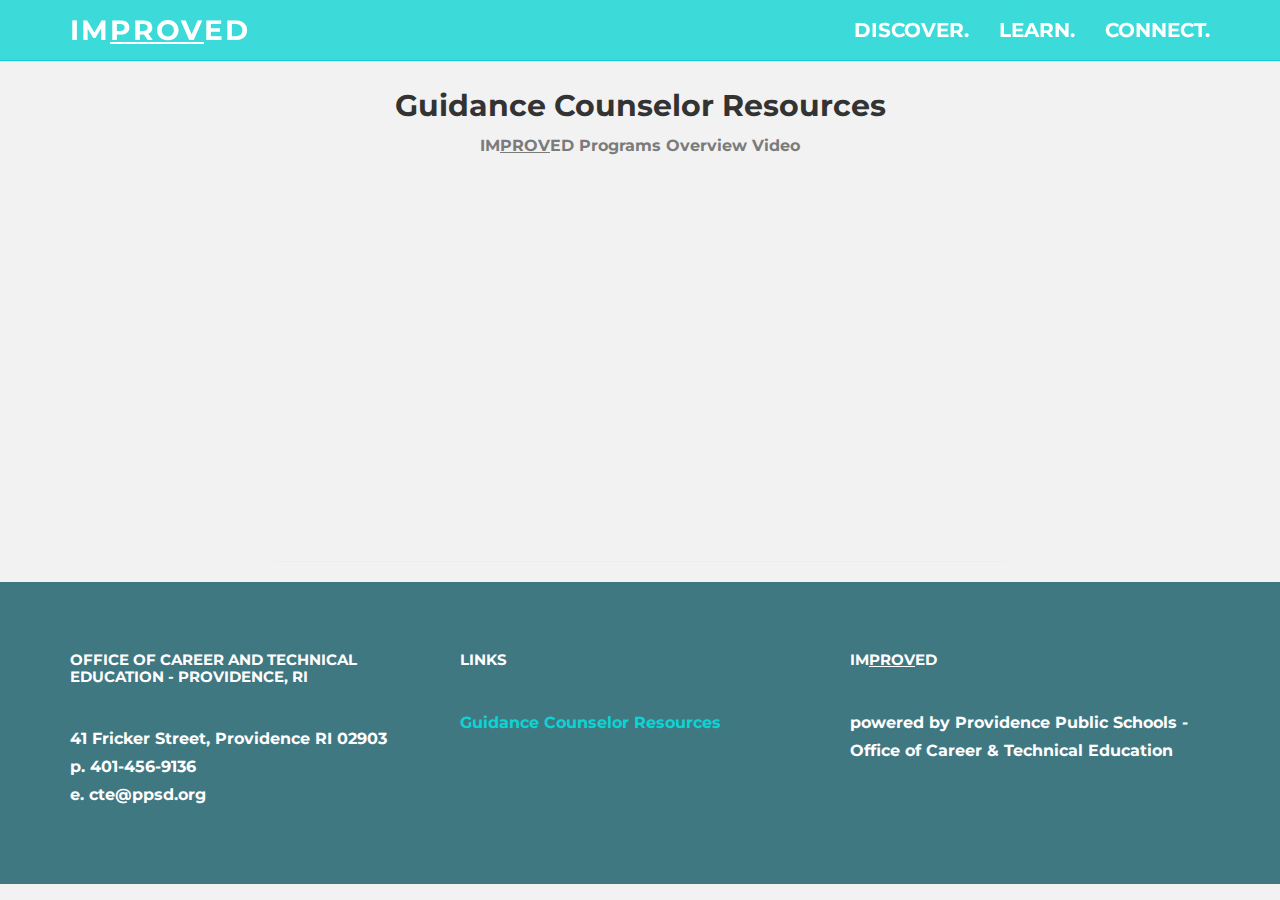
<file: counselors.html>
<!DOCTYPE html>
<html lang="en">
  <head>
    <meta charset="utf-8">
    <meta http-equiv="X-UA-Compatible" content="IE=edge">
    <meta name="viewport" content="width=device-width, initial-scale=1.0">
    <meta name="description" content="">
    <meta name="author" content="">
    <link rel="shortcut icon" href="../../docs-assets/ico/favicon.png">

    <title>IMPROVED</title>

    <!-- Bootstrap core CSS -->
    <link href="assets/css/bootstrap.css" rel="stylesheet">
      

    <!-- Custom styles for this template -->
    <link  rel="stylesheet" href="assets/css/main.css">
      
       <!--Wistia CSS -->
      <link rel="stylesheet" href="assets/css/application.css">

     <script src="https://code.jquery.com/jquery-1.10.2.min.js"></script> 
    <script src="assets/js/hover.zoom.js"></script>
    <script src="assets/js/hover.zoom.conf.js"></script>
      
      <!-- Heap-->
        <script type="text/javascript">
      window.heap=window.heap||[],heap.load=function(t,e){window.heap.appid=t,window.heap.config=e;var a=document.createElement("script");a.type="text/javascript",a.async=!0,a.src=("https:"===document.location.protocol?"https:":"http:")+"//cdn.heapanalytics.com/js/heap.js";var n=document.getElementsByTagName("script")[0];n.parentNode.insertBefore(a,n);for(var o=function(t){return function(){heap.push([t].concat(Array.prototype.slice.call(arguments,0)))}},p=["identify","track"],c=0;c<p.length;c++)heap[p[c]]=o(p[c])};
      heap.load("1032434120");
    </script>    

    

    <!-- HTML5 shim and Respond.js IE8 support of HTML5 elements and media queries -->
    <!--[if lt IE 9]>
      <script src="https://oss.maxcdn.com/libs/html5shiv/3.7.0/html5shiv.js"></script>
      <script src="https://oss.maxcdn.com/libs/respond.js/1.3.0/respond.min.js"></script>
    <![endif]-->
  </head>

  <body class="hello">

    <!-- Static navbar -->
    <div class="navbar navbar-inverse navbar-fixed-top" role="navigation">
      <div class="container">
        <div class="navbar-header">
          <button type="button" class="navbar-toggle" data-toggle="collapse" data-target=".navbar-collapse">
            <span class="icon-bar"></span>
            <span class="icon-bar"></span>
            <span class="icon-bar"></span>
          </button>
            <a class="navbar-brand" href="index.html" >IM<u>PROV</u>ED</a>
            
        </div>
        <div class="navbar-collapse collapse">
          <ul class="nav navbar-nav navbar-right" id="top-menu">
            <li><a href="index.html">Discover.</a></li>
            <li><a href="index.html">Learn.</a></li>
            <li><a href="index.html">Connect.</a></li>   
          </ul>
        </div><!--/.nav-collapse -->
      </div>
    </div>
                           
    <div class="container" >
      <div class="col-lg-8 col-lg-offset-2 centered" id="bar">   
        <div class="page-header" id="section-header">
                  <br>  
            <h2>Guidance Counselor Resources</h2>
                    <p>IM<u>PROV</u>ED Programs Overview Video</p>
                <iframe src="//fast.wistia.net/embed/iframe/ux300905sg?videoFoam=true" allowtransparency="true" frameborder="0" scrolling="no" class="wistia_embed" name="wistia_embed" allowfullscreen mozallowfullscreen webkitallowfullscreen oallowfullscreen msallowfullscreen width="640" height="360"></iframe><script src="//fast.wistia.net/assets/external/iframe-api-v1.js"></script>
            </div> 
        </div>
        </div>                     
     
        
	
	
	<!-- +++++ Footer Section +++++ -->
	
	<div id="footer">
		<div class="container">
			<div class="row">
				<div class="col-lg-4">
					<h4>Office of Career and Technical Education - Providence, RI </h4>
					<p>
						41 Fricker Street, Providence RI 02903<br/>
						p. 401-456-9136 <br/>
						e. cte@ppsd.org
					</p>
				</div><!-- /col-lg-4 -->
				
				<div class="col-lg-4">
					<h4>Links</h4>
					<p>
						<a href="#">Guidance Counselor Resources</a><br/>
                       
						
					</p>
				</div><!-- /col-lg-4 -->
				
				<div class="col-lg-4">
					<h4>IM<u>PROV</u>ED</h4>
					<p>powered by Providence Public Schools - Office of Career & Technical Education</p>
				</div><!-- /col-lg-4 -->
			
			</div>
		
		</div>
	</div>
	

    <!-- Bootstrap core JavaScript
    ================================================== -->
    <!-- Placed at the end of the document so the pages load faster -->
    <script src="assets/js/bootstrap.min.js"></script>
    
  <script charset='ISO-8859-1' src='https://fast.wistia.com/assets/external/E-v1.js'></script>
  <script charset='ISO-8859-1' src='https://fast.wistia.com/labs/crop-fill/plugin.js'></script>
  <script src="assets/js/application.js"></script>                                      
    <script src='https://cdn.firebase.com/js/client/1.1.1/firebase.js'></script>
     <script>
        var firstName = document.getElementById('firstName'),
            lastName = document.getElementById('lastName'),
            email = document.getElementById('email'),
            contactMessage = document.getElementById('contactMessage'),
            btnUpdateMessage = document.getElementById('btnUpdateMessage'),
            rootRef = new Firebase('https://resplendent-fire-372.firebaseio.com'),
            currentMessageRef = rootRef.child('currentMessage');
         
          
          btnUpdateMessage.addEventListener('click', function() {
              
              currentMessageRef.push({
                  firstName: firstName.value,
                  lastName: lastName.value,
                  email: email.value,
                  contactMessage: contactMessage.value,
                  
                
              })    
               <!--radio = document.getElementsByName('options'.value),-->
          })
      
      </script>
                 
      <!-- Scrollspy-->
    <script>
        // Cache selectors
var lastId,
    topMenu = $("#top-menu"),
    topMenuHeight = topMenu.outerHeight()+15,
    // All list items
    menuItems = topMenu.find("a"),
    // Anchors corresponding to menu items
    scrollItems = menuItems.map(function(){
      var item = $($(this).attr("href"));
      if (item.length) { return item; }
    });

// Bind click handler to menu items
// so we can get a fancy scroll animation
menuItems.click(function(e){
  var href = $(this).attr("href"),
      offsetTop = href === "#" ? 0 : $(href).offset().top-topMenuHeight+1;
  $('html, body').stop().animate({ 
      scrollTop: offsetTop
  }, 300);
  e.preventDefault();
});

// Bind to scroll
$(window).scroll(function(){
   // Get container scroll position
   var fromTop = $(this).scrollTop()+topMenuHeight;
   
   // Get id of current scroll item
   var cur = scrollItems.map(function(){
     if ($(this).offset().top < fromTop)
       return this;
   });
   // Get the id of the current element
   cur = cur[cur.length-1];
   var id = cur && cur.length ? cur[0].id : "";
   
   if (lastId !== id) {
       lastId = id;
       // Set/remove active class
       menuItems
         .parent().removeClass("active")
         .end().filter("[href=#"+id+"]").parent().addClass("active");
   }                   
});      
                 
                 </script>
  </body>
</html>
</file>
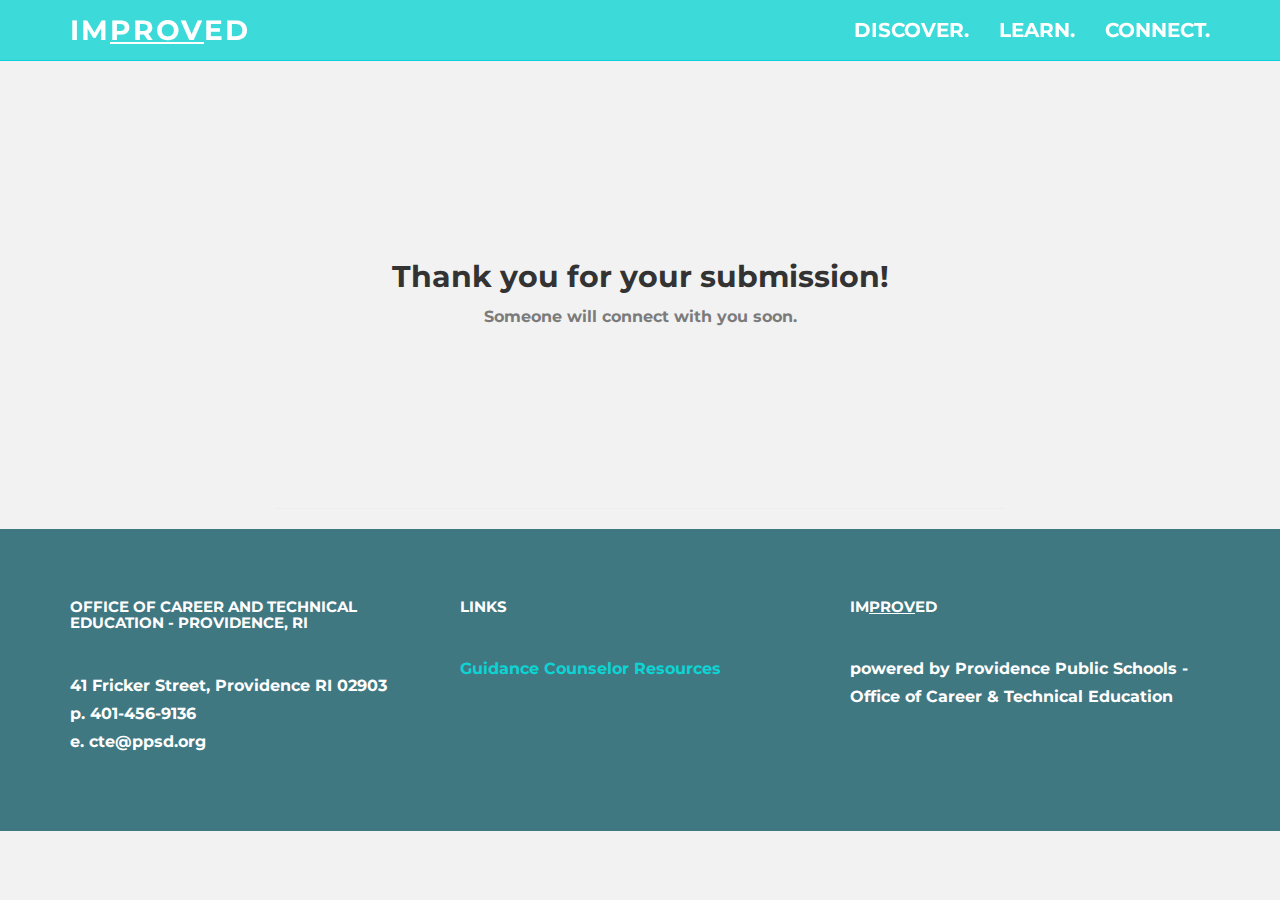
<file: thankyou.html>
<!DOCTYPE html>
<html lang="en">
  <head>
    <meta charset="utf-8">
    <meta http-equiv="X-UA-Compatible" content="IE=edge">
    <meta name="viewport" content="width=device-width, initial-scale=1.0">
    <meta name="description" content="">
    <meta name="author" content="">
    <link rel="shortcut icon" href="../../docs-assets/ico/favicon.png">

    <title>IMPROVED</title>

    <!-- Bootstrap core CSS -->
    <link href="assets/css/bootstrap.css" rel="stylesheet">
      

    <!-- Custom styles for this template -->
    <link  rel="stylesheet" href="assets/css/main.css">
      
       <!--Wistia CSS -->
      <link rel="stylesheet" href="assets/css/application.css">

     <script src="https://code.jquery.com/jquery-1.10.2.min.js"></script> 
    <script src="assets/js/hover.zoom.js"></script>
    <script src="assets/js/hover.zoom.conf.js"></script>
      
      <!-- Heap-->
        <script type="text/javascript">
      window.heap=window.heap||[],heap.load=function(t,e){window.heap.appid=t,window.heap.config=e;var a=document.createElement("script");a.type="text/javascript",a.async=!0,a.src=("https:"===document.location.protocol?"https:":"http:")+"//cdn.heapanalytics.com/js/heap.js";var n=document.getElementsByTagName("script")[0];n.parentNode.insertBefore(a,n);for(var o=function(t){return function(){heap.push([t].concat(Array.prototype.slice.call(arguments,0)))}},p=["identify","track"],c=0;c<p.length;c++)heap[p[c]]=o(p[c])};
      heap.load("1032434120");
    </script>    

    

    <!-- HTML5 shim and Respond.js IE8 support of HTML5 elements and media queries -->
    <!--[if lt IE 9]>
      <script src="https://oss.maxcdn.com/libs/html5shiv/3.7.0/html5shiv.js"></script>
      <script src="https://oss.maxcdn.com/libs/respond.js/1.3.0/respond.min.js"></script>
    <![endif]-->
  </head>

  <body class="hello">

    <!-- Static navbar -->
    <div class="navbar navbar-inverse navbar-fixed-top" role="navigation">
      <div class="container">
        <div class="navbar-header">
          <button type="button" class="navbar-toggle" data-toggle="collapse" data-target=".navbar-collapse">
            <span class="icon-bar"></span>
            <span class="icon-bar"></span>
            <span class="icon-bar"></span>
          </button>
            <a class="navbar-brand" href="index.html" >IM<u>PROV</u>ED</a>
            
        </div>
        <div class="navbar-collapse collapse">
          <ul class="nav navbar-nav navbar-right" id="top-menu">
            <li><a href="index.html">Discover.</a></li>
            <li><a href="index.html">Learn.</a></li>
            <li><a href="index.html">Connect.</a></li>   
          </ul>
        </div><!--/.nav-collapse -->
      </div>
    </div>
                           
    <div class="container" >
      <div class="col-lg-8 col-lg-offset-2 centered" id="bar">   
        <div class="page-header" id="section-header">
                  <br>  
            <br>
            <br>
            <br>
            <br>
            <br>
            <br>
            <h2>Thank you for your submission!</h2>
                    <p>Someone will connect with you soon.</p>
            <br>
            <br>
            <br>
            <br>
            <br>
           
            </div> 
        </div>
        </div>                     
     
        
	
	
	<!-- +++++ Footer Section +++++ -->
	
	<div id="footer">
		<div class="container">
			<div class="row">
				<div class="col-lg-4">
					<h4>Office of Career and Technical Education - Providence, RI </h4>
					<p>
						41 Fricker Street, Providence RI 02903<br/>
						p. 401-456-9136 <br/>
						e. cte@ppsd.org
					</p>
				</div><!-- /col-lg-4 -->
				
				<div class="col-lg-4">
					<h4>Links</h4>
					<p>
						<a href="#">Guidance Counselor Resources</a><br/>
                       
						
					</p>
				</div><!-- /col-lg-4 -->
				
				<div class="col-lg-4">
					<h4>IM<u>PROV</u>ED</h4>
					<p>powered by Providence Public Schools - Office of Career & Technical Education</p>
				</div><!-- /col-lg-4 -->
			
			</div>
		
		</div>
	</div>
	

    <!-- Bootstrap core JavaScript
    ================================================== -->
    <!-- Placed at the end of the document so the pages load faster -->
    <script src="assets/js/bootstrap.min.js"></script>
    
  <script charset='ISO-8859-1' src='https://fast.wistia.com/assets/external/E-v1.js'></script>
  <script charset='ISO-8859-1' src='https://fast.wistia.com/labs/crop-fill/plugin.js'></script>
  <script src="assets/js/application.js"></script>                                      
    <script src='https://cdn.firebase.com/js/client/1.1.1/firebase.js'></script>
     <script>
        var firstName = document.getElementById('firstName'),
            lastName = document.getElementById('lastName'),
            email = document.getElementById('email'),
            contactMessage = document.getElementById('contactMessage'),
            btnUpdateMessage = document.getElementById('btnUpdateMessage'),
            rootRef = new Firebase('https://resplendent-fire-372.firebaseio.com'),
            currentMessageRef = rootRef.child('currentMessage');
         
          
          btnUpdateMessage.addEventListener('click', function() {
              
              currentMessageRef.push({
                  firstName: firstName.value,
                  lastName: lastName.value,
                  email: email.value,
                  contactMessage: contactMessage.value,
                  
                
              })    
               <!--radio = document.getElementsByName('options'.value),-->
          })
      
      </script>
                 
      <!-- Scrollspy-->
    <script>
        // Cache selectors
var lastId,
    topMenu = $("#top-menu"),
    topMenuHeight = topMenu.outerHeight()+15,
    // All list items
    menuItems = topMenu.find("a"),
    // Anchors corresponding to menu items
    scrollItems = menuItems.map(function(){
      var item = $($(this).attr("href"));
      if (item.length) { return item; }
    });

// Bind click handler to menu items
// so we can get a fancy scroll animation
menuItems.click(function(e){
  var href = $(this).attr("href"),
      offsetTop = href === "#" ? 0 : $(href).offset().top-topMenuHeight+1;
  $('html, body').stop().animate({ 
      scrollTop: offsetTop
  }, 300);
  e.preventDefault();
});

// Bind to scroll
$(window).scroll(function(){
   // Get container scroll position
   var fromTop = $(this).scrollTop()+topMenuHeight;
   
   // Get id of current scroll item
   var cur = scrollItems.map(function(){
     if ($(this).offset().top < fromTop)
       return this;
   });
   // Get the id of the current element
   cur = cur[cur.length-1];
   var id = cur && cur.length ? cur[0].id : "";
   
   if (lastId !== id) {
       lastId = id;
       // Set/remove active class
       menuItems
         .parent().removeClass("active")
         .end().filter("[href=#"+id+"]").parent().addClass("active");
   }                   
});      
                 
                 </script>
  </body>
</html>
</file>
<file: assets/css/main.css>
/*
 CSS FO IMPROVED
 */

@import url(http://fonts.googleapis.com/css?family=Montserrat:400,700);

body {
  	background-color: #ffffff;
  	font-family: 'Montserrat', sans-serif;
    font-weight: 400;
    font-size: 14px;
    color: #555;

    -webkit-font-smoothing: antialiased;
    -webkit-overflow-scrolling: touch;
}

/* Titles */
h1, h2, h3, h4, h5, h6 {
	font-family: 'Montserrat', sans-serif;
    font-weight: 700;
    color: #333;
}

h1 {
    color: #ffffff;
	font-size: 55px;
	margin-top: 0px;
	margin-bottom: 25px;
    text-shadow: 1px black
    
}

h3 {
    color: #ffffff;
	font-size: 25px;
	margin-top: 0px;
	margin-bottom: 20px;
    
}

h4 {
    color: #676767;
	font-size: 15px;
	margin-top: 20px;
	margin-bottom: 20px;
    
}


/* Paragraph & Typographic */
p {
    line-height: 28px;
    margin-bottom: 25px;
    font-size: 16px;
    color: #7b7b7b;
}

.centered {
    text-align: center;
}

/* Links */
a {
    color: #0dd4d3;
    word-wrap: break-word;

    -webkit-transition: color 0.1s ease-in, background 0.1s ease-in;
    -moz-transition: color 0.1s ease-in, background 0.1s ease-in;
    -ms-transition: color 0.1s ease-in, background 0.1s ease-in;
    -o-transition: color 0.1s ease-in, background 0.1s ease-in;
    transition: color 0.1s ease-in, background 0.1s ease-in;
}

a:hover,
a:focus {
    color: #ff00e2;
    text-decoration: none;
    outline: 0;
}

a:before,
a:after {
    -webkit-transition: color 0.1s ease-in, background 0.1s ease-in;
    -moz-transition: color 0.1s ease-in, background 0.1s ease-in;
    -ms-transition: color 0.1s ease-in, background 0.1s ease-in;
    -o-transition: color 0.1s ease-in, background 0.1s ease-in;
    transition: color 0.1s ease-in, background 0.1s ease-in;
}

 hr {
    display: block;
    height: 1px;
    border: 0;
    border-top: 1px solid #ccc;
    margin: 1em 0;
    padding: 0;
}


.navbar {
	text-transform: uppercase;
	margin-bottom: 0px;
}

.navbar-inverse {
	padding-bottom: 5px;
	padding-top: 5px;
}

.navbar-inverse {
	background-color: #0dd4d3;
    opacity: 50%;
	border-color: #0bd0dd;
}

.navbar-inverse .navbar-nav > li > a {
	color: white;
}

.navbar-inverse .navbar-nav > li > a:hover {
	color: #222222;
}

.navbar-brand {
	font-weight: 700;
	font-size: 28px;
	letter-spacing: 2px;
}

.navbar-inverse .navbar-brand {
	color: white;
}

.navbar-inverse .navbar-toggle {
	border-color: transparent;
}

.progress-bar-theme {
  background-color: ;#3498DB;
}


/* Helpers */

.mt {
	margin-top: 10px;
	margin-bottom: 10px;
}

.pt {
	padding-top: 50px;
	padding-bottom: 50px;
}


/* +++++ WRAP SECTIONS +++++ */

#ww {
	padding-top: 225px;
	padding-bottom: 225px;
	background-color: #f2f2f2;
    background-image: url(http://s3.amazonaws.com/sitebuilderreport-assets/stock_photos/files/000/000/563/small/tumblr_mx1okjY0xV1sfie3io1_1280.jpg?1412621540);
    background-repeat: no-repeat;
    background-size: 100% 
        
    
    
        
}


#footer {
	background-color: #407882;
	padding-top: 50px;
	padding-bottom: 50px; 
}

#footer p {
	color: white;
}

#footer h4 {
	color: white;
	text-transform: uppercase;
	padding-bottom: 20px;
}


/* +++++ Color Wraps / Blog Page +++++ */

#grey {
	padding-top: 60px;
	padding-bottom: 60px;
	background-color: #f2f2f2;
}

#white {
	padding-top: 60px;
	padding-bottom: 60px;
	background-color: #ffffff;
}



/* Blog Date*/
bd {
	font-size: 12px;
	text-transform: uppercase;
	color: #d2d2d2;
	font-weight: 700;
}

/* Blog Author*/
ba {
	font-size: 12px;
	text-transform: uppercase;
}

/* Blog Quote */
.bq {
	font-size: 22px;
	padding-top: 30px;
}

/* Blog Tags */
bt {
	font-size: 12px;
}

/* ================== PORTFOLIO IMAGES HOVER EFFECT ================== */
/* Effects also are controled by hover.zoom.js */
.zoom { 
    display:block; 
    position:relative; 
    overflow:hidden; 
    background:transparent url(../img/loader.gif) no-repeat center;
}


    .zoomOverlay {
        position:absolute;
        top:0; left:0;
        bottom:0; right:0;
        display:none;
        background-image:url(../img/zoom.png);
        background-repeat:no-repeat;
        background-position:center;
        background-color: #0dd4d3;
        
    }

.zoom2 {
	opacity: 1;
}

.zoom2:hover {
	opacity: 0.5;
}

/* glyphicon Configuration */

.glyphicon {
	font-size: 40px;
	color: #0dd4d3;
}






/* RG Edits */

/* Bigger Nav Bar */
.nav    {
    font-size: 20px;
    
}

/* Program Modal CSS */


.modal-body {
    text-align: left;
}
    
.modal h2 {
     
    color: #0dd4d3;
	font-size: 20px;
	margin-top: 20px;
	margin-bottom:10px;
    
}

 
.modal li {
    color: #7b7b7b;
	font-size: 15px;
	margin-top: 0px;
	margin-bottom: 0px;
    text-align: left;
    font-weight: bold;        
    
}

@media screen and (min-width: 768px) {
  .modal-dialog {
    width: 900px;
    margin: 30px auto;
  }
}

.modal-image {
    margin-left: 25%; 
 
    
}

/* Connect Form CSS */

label {
    color: #7b7b7b;
  display: -webkit-box;
    margin-top: 0px;
  margin-bottom: 0px;
  font-weight: bold;
    font-size:25px;
    
   
}

.form-control {
    margin-bottom: 5px;
}

.radio-label,
.checkbox label {
    display: -webkit-box;
}

.help-block {
    display: -webkit-box;
    font-size: 12px;
}
    

/* Dropdown Buttons */

body {
	background: #f2f2f2;
	font-size: 20px;
	font-family: 'Montserrat', sans-serif;
    font-weight:bold;
    
}

nav {
	margin: 50px auto; 
	text-align: center;
}

nav ul {
	margin-left: 0;
	padding-left: 0;
	width: 500px;
	list-style: none;
	position: relative;
	display:flex;
}

nav ul ul {
	display: none;
}

nav ul li:hover > ul {
	display: block;
}

nav ul li {
	float: left;
	width: 500px;
	text-align: left;
	border-bottom: 3px solid #0dd4d3; 
}
	
nav ul li:hover {
	background: #f2f2f2;
}

nav ul li a {
	display: block; 
	padding: 15px 10px;
	color: #555; 
	text-decoration: none;
}
					
nav ul ul {
	border-radius: 0px; 
	padding: 0;
	position: absolute; 
	top: 100%;
}

nav ul ul li {
	float: none;
	border-bottom: 2px solid #eaeaea; 
	position: relative;
}

nav ul ul li a {
	padding: 15px 10px;
	color: #838383;
}	

nav ul ul li a:hover {
	background: #0dd4d3;
	color: #fff;
}	

#down-triangle {
	float: right;
	width: 0; 
 	height: 0;
 	margin-top: 10px;
 	border-top: 10px solid #0dd4d3;
  border-left: 10px solid transparent; 
  border-right: 10px solid transparent; 
}

.circle {
	float: right;
	display: inline;
	width: 10px;
 	height: 10px; 
 	margin-top: 5px;
  border: 3px solid #0dd4d3;
  -moz-border-radius: 100%; 
  -webkit-border-radius: 100%; 
  border-radius: 100%;
}


/* Connect Form */

#Connectheader {
    margin-top: 125px;
}

.form-control {
  display: block;
  width: 100%;
  height: 57px;
  padding: 0px 15px;
  font-size: 30px;
  line-height: 1.5;
  color: #909090;
  vertical-align: center;
  background-color: transparent;
  background-image: none;
  border: 1px solid;
  margin-bottom: 15px;

}


.form-control:focus {
  border-color: #0dd4d3;
  outline: 0;
  -webkit-box-shadow: none;
          box-shadow: none;
}


/* Coming soon */
html, body{height:100%; margin:0;padding:0}
.container-fluid{
  height:100%;
  display:table;
  width: 100%;
  padding: 0;
}

.row-fluid {height: 100%; display:table-cell; vertical-align: middle;}

.centering {
  float:none;
  margin:0 auto;
}

/* Nav */

.navbar-inverse {
	
background: rgba(13,212,211,.8);
background: -webkit-linear-gradient(270deg, rgba(13,212,211,.8) 0%, rgba(13,212,211,.8) 100%);
background: linear-gradient(-180deg, rgba(13,212,211,.8) 0%,rgba(13,212,211,.8) 100%);
opacity: 1;
}

/* Nav active buttons */
.navbar-inverse .navbar-nav > .active > a,
.navbar-inverse .navbar-nav > .active > a:hover,
.navbar-inverse .navbar-nav > .active > a:focus {
  color: #ffffff;
  background-color: #407882;
}
</file>
<file: assets/css/application.css>
body {
	margin: 0;
	padding: 0;
}
.hello .overlayVideo {
  position: absolute;
  left: -3000px;
  top: 0px;
  z-index: 6;
  visibility: hidden;
}
.hello .backgroundVideo {
  z-index: 4;
  visibility: hidden;
}
.hello #video_container {
  width: 100%;
  height: 100%;
  overflow: hidden;
  position: relative;
  z-index: 1;
  opacity: 1;
}
.hello #video_container #text {
  position: absolute;
  z-index: 6;
  text-align: center;
  opacity: 0;
}
.hello #video_container #text #actions {
  height: 95px;
}
.hello #video_container #text #playbutton {
  z-index: 3;
  margin: 0 auto;
  margin-top: 60px;
  height: 95px;
  display: block;
}
.hello #video_container #text #playbutton .rectangle {
  background-color: #3ea9f5;
  width: 149px;
  height: 95px;
  opacity: 0.8;
  margin: 0 auto;
}
.hello #video_container #text #playbutton .rectangle:hover {
  background-color: #52bdff;
  cursor: pointer;
}
.hello #video_container #text #playbutton .triangle {
  width: 0;
  height: 0;
  border-style: solid;
  border-width: 22px 0 22px 32px;
  border-color: transparent transparent transparent white;
  margin: 0 auto;
  position: relative;
  bottom: 70px;
  pointer-events: none;
}
.hello #cover_all {
  position: absolute;
  top: 0;
  left: 0;
  z-index: 5;
  height: 100%;
  width: 100%;
}
.hello #ex {
  position: absolute;
  right: -3000px;
  top: 25px;
  z-index: 7;
  cursor: pointer;
  opacity: 0.8;
}
.hello #ex:hover {
  opacity: 1;
}
.hello #main-image {
  position: absolute;
  top: 0;
  left: 0;
  z-index: 3;
  background-image: url(../img/main.jpg);
  background-repeat: no-repeat;
  background-position: 50% 50%;
  background-size: cover;
}
</file>
